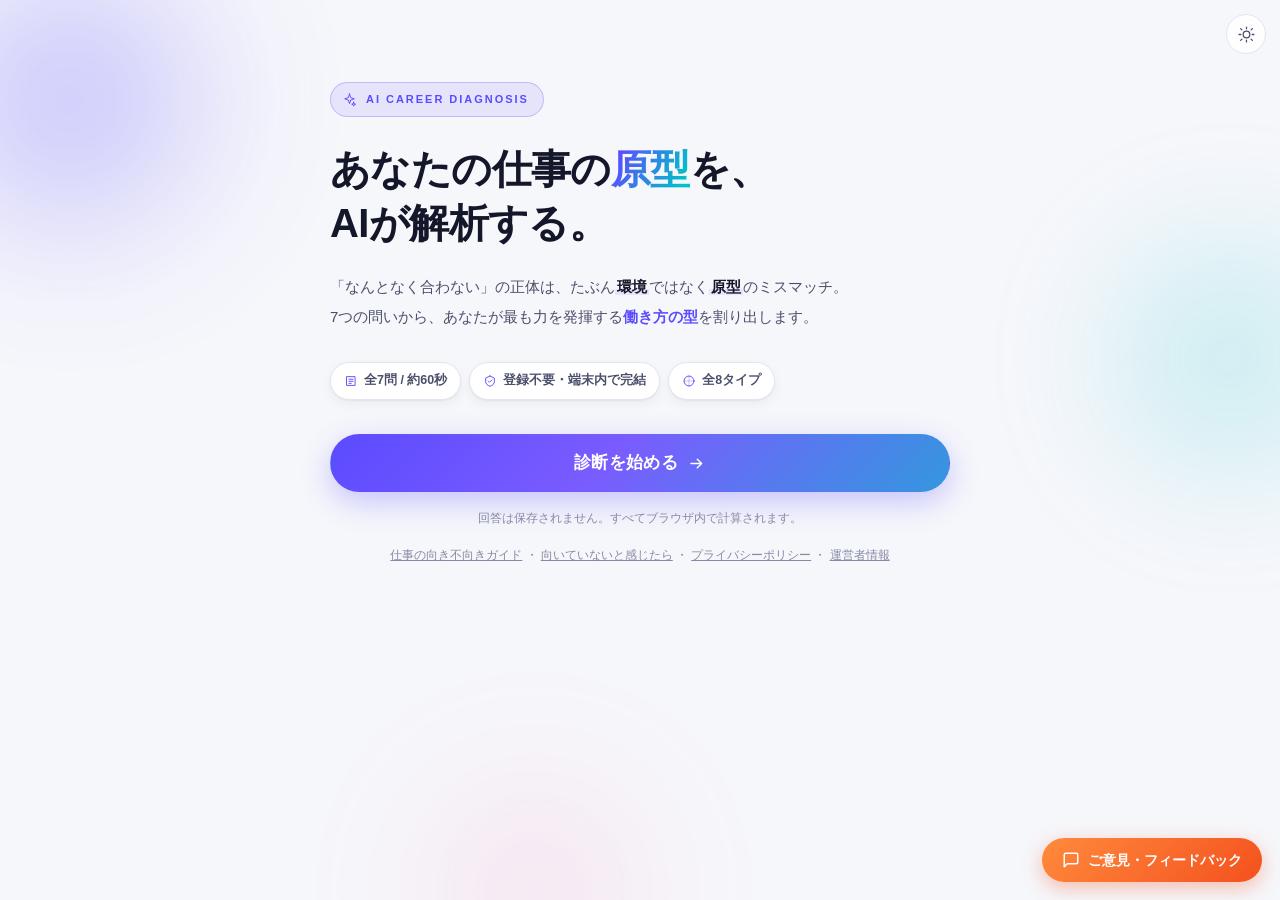
<file: index.html>
<!DOCTYPE html>
<html lang="ja" data-theme="light">
<head>
<meta charset="UTF-8">
<meta name="viewport" content="width=device-width, initial-scale=1.0, viewport-fit=cover">
<title>AI仕事タイプ診断 | あなたの中に眠る「働き方の原型」</title>
<meta name="description" content="7つの質問から、あなたの仕事の「原型」をAIが解析。8タイプの中から、強みと、伸ばし方と、向いている環境を診断します。">
<meta name="theme-color" content="#0d0f1a">
<meta property="og:title" content="AI仕事タイプ診断">
<meta property="og:description" content="7つの質問から、あなたの仕事の「原型」を解析。全8タイプ。">
<meta property="og:type" content="website">
<meta property="og:url" content="https://www.reveriel.com/ai-diagnosis/">
<meta property="og:image" content="https://www.reveriel.com/ai-diagnosis/og-image.png">
<meta property="og:image:width" content="1200">
<meta property="og:image:height" content="630">
<meta name="twitter:card" content="summary_large_image">
<meta name="twitter:image" content="https://www.reveriel.com/ai-diagnosis/og-image.png">
<link rel="canonical" href="https://www.reveriel.com/ai-diagnosis/">
<script type="application/ld+json">{"@context":"https://schema.org","@graph":[{"@type":"WebApplication","name":"AI仕事タイプ診断","url":"https://www.reveriel.com/ai-diagnosis/","applicationCategory":"LifestyleApplication","operatingSystem":"Web","inLanguage":"ja","isAccessibleForFree":true,"offers":{"@type":"Offer","price":"0","priceCurrency":"JPY"},"description":"7つの質問から、あなたの仕事の「原型」をAIが解析し、強み・伸ばし方・向いている環境を診断する無料ツール。"}]}</script>
<link rel="stylesheet" href="style.css">
<!-- Cloudflare Web Analytics --><script type='module' src='https://static.cloudflareinsights.com/beacon.min.js' data-cf-beacon='{"token": "6fc01bf3ac5e457ba1bd16b91e5b653e"}'></script><!-- End Cloudflare Web Analytics -->
</head>
<body>

<div class="bg-orbs" aria-hidden="true">
  <span class="orb orb-1"></span>
  <span class="orb orb-2"></span>
  <span class="orb orb-3"></span>
</div>

<button class="theme-toggle" id="themeToggle" type="button" aria-label="表示テーマを切り替える">
  <svg class="icon-sun" viewBox="0 0 24 24" fill="none" stroke="currentColor" stroke-width="1.6" stroke-linecap="round">
    <circle cx="12" cy="12" r="4.2"/>
    <path d="M12 2.6v2.2M12 19.2v2.2M4.6 4.6l1.6 1.6M17.8 17.8l1.6 1.6M2.6 12h2.2M19.2 12h2.2M4.6 19.4l1.6-1.6M17.8 6.2l1.6-1.6"/>
  </svg>
  <svg class="icon-moon" viewBox="0 0 24 24" fill="none" stroke="currentColor" stroke-width="1.6" stroke-linecap="round" stroke-linejoin="round">
    <path d="M20.5 14.6A8.6 8.6 0 1 1 9.4 3.5a6.9 6.9 0 0 0 11.1 11.1Z"/>
  </svg>
</button>

<main class="app" id="app">

  <!-- ══════════ 1. INTRO ══════════ -->
  <section class="screen is-active" id="screen-intro">
    <div class="intro">
      <div class="brand">
        <svg viewBox="0 0 24 24" fill="none" stroke="currentColor" stroke-width="1.5" stroke-linecap="round" stroke-linejoin="round" class="brand-mark">
          <path d="M12 3.2 13.9 9l5.8 1.9-5.8 1.9L12 18.6 10.1 12.8 4.3 10.9 10.1 9 12 3.2Z"/>
          <path d="M18.6 16.4l.8 2.3 2.3.8-2.3.8-.8 2.3-.8-2.3-2.3-.8 2.3-.8.8-2.3Z"/>
        </svg>
        <span>AI CAREER DIAGNOSIS</span>
      </div>

      <h1 class="intro-title">
        あなたの仕事の<em>原型</em>を、<br>AIが解析する。
      </h1>

      <p class="intro-hook">
        「なんとなく合わない」の正体は、たぶん<span class="hl">環境</span>ではなく<span class="hl">原型</span>のミスマッチ。<br>
        7つの問いから、あなたが最も力を発揮する<strong>働き方の型</strong>を割り出します。
      </p>

      <ul class="intro-meta">
        <li>
          <svg viewBox="0 0 24 24" fill="none" stroke="currentColor" stroke-width="1.6" stroke-linecap="round" stroke-linejoin="round"><path d="M5 4.5h14v15H5z"/><path d="M8.5 9h7M8.5 12.5h7M8.5 16h4"/></svg>
          全7問 / 約60秒
        </li>
        <li>
          <svg viewBox="0 0 24 24" fill="none" stroke="currentColor" stroke-width="1.6" stroke-linecap="round" stroke-linejoin="round"><path d="M12 3.5 4.5 7v5.5c0 4.3 3 7.3 7.5 8.5 4.5-1.2 7.5-4.2 7.5-8.5V7L12 3.5Z"/><path d="m9 12 2.2 2.2L15.4 10"/></svg>
          登録不要・端末内で完結
        </li>
        <li>
          <svg viewBox="0 0 24 24" fill="none" stroke="currentColor" stroke-width="1.6" stroke-linecap="round" stroke-linejoin="round"><path d="M12 3v18M3 12h18" opacity=".35"/><circle cx="12" cy="12" r="8.5"/></svg>
          全8タイプ
        </li>
      </ul>

      <button class="btn btn-primary btn-lg" id="startBtn" type="button">
        <span>診断を始める</span>
        <svg viewBox="0 0 24 24" fill="none" stroke="currentColor" stroke-width="1.8" stroke-linecap="round" stroke-linejoin="round"><path d="M5 12h13M13 6.5 18.5 12 13 17.5"/></svg>
      </button>

      <p class="intro-note">回答は保存されません。すべてブラウザ内で計算されます。</p>

      <p class="intro-legal" style="margin-top:16px;font-size:11.5px;line-height:2;text-align:center;color:var(--text-3);">
        <a href="shigoto-muki-fumuki.html" style="color:inherit;">仕事の向き不向きガイド</a> ・
        <a href="shigoto-muiteinai.html" style="color:inherit;">向いていないと感じたら</a> ・
        <a href="privacy.html" style="color:inherit;">プライバシーポリシー</a> ・
        <a href="company.html" style="color:inherit;">運営者情報</a>
      </p>
    </div>
  </section>

  <!-- ══════════ 2. QUIZ ══════════ -->
  <section class="screen" id="screen-quiz">
    <header class="quiz-head">
      <button class="btn-icon" id="backBtn" type="button" aria-label="前の質問に戻る">
        <svg viewBox="0 0 24 24" fill="none" stroke="currentColor" stroke-width="1.8" stroke-linecap="round" stroke-linejoin="round"><path d="M19 12H6M11 6.5 5.5 12 11 17.5"/></svg>
      </button>
      <div class="progress" role="progressbar" aria-valuemin="0" aria-valuemax="100" aria-valuenow="0" id="progressBar">
        <div class="progress-fill" id="progressFill"></div>
      </div>
      <span class="quiz-count" id="quizCount">1 / 7</span>
    </header>

    <div class="quiz-body">
      <p class="quiz-eyebrow" id="quizEyebrow">QUESTION 01</p>
      <h2 class="quiz-question" id="quizQuestion"></h2>
      <div class="options" id="options"></div>
    </div>
  </section>

  <!-- ══════════ 3. ANALYZING ══════════ -->
  <section class="screen" id="screen-analyzing">
    <div class="analyzing">
      <div class="analyzer">
        <svg class="analyzer-ring" viewBox="0 0 120 120">
          <circle class="ring-track" cx="60" cy="60" r="52"/>
          <circle class="ring-arc" cx="60" cy="60" r="52" id="ringArc"/>
        </svg>
        <div class="analyzer-core">
          <svg viewBox="0 0 24 24" fill="none" stroke="currentColor" stroke-width="1.4" stroke-linecap="round" stroke-linejoin="round">
            <path d="M12 3.2 13.9 9l5.8 1.9-5.8 1.9L12 18.6 10.1 12.8 4.3 10.9 10.1 9 12 3.2Z"/>
          </svg>
          <span id="analyzePct">0%</span>
        </div>
      </div>

      <p class="analyzing-title">解析中</p>
      <div class="analyzing-log" id="analyzingLog"></div>
      <div class="wave" aria-hidden="true"><span></span><span></span><span></span><span></span><span></span></div>
    </div>
  </section>

  <!-- ══════════ 4. RESULT ══════════ -->
  <section class="screen" id="screen-result">
    <div class="result-wrap">

      <p class="result-eyebrow">ANALYSIS COMPLETE</p>

      <!-- ▼ screenshot target (share card) ▼ -->
      <div class="result-card" id="resultCard">
        <div class="card-glow" aria-hidden="true"></div>
        <div class="card-grid" aria-hidden="true"></div>

        <div class="card-top">
          <span class="card-brand">AI CAREER DIAGNOSIS</span>
          <span class="card-date" id="cardDate"></span>
        </div>

        <div class="card-main">
          <div class="card-type">
            <p class="card-type-en" id="typeEn">PIONEER</p>
            <h2 class="card-type-jp" id="typeJp">先駆者</h2>
            <p class="card-catch" id="typeCatch"></p>
          </div>

          <div class="radar-wrap">
            <svg class="radar" id="radar" viewBox="0 0 240 240" aria-label="4指標のレーダーチャート"></svg>
          </div>
        </div>

        <div class="card-traits" id="typeTags"></div>

        <p class="card-hybrid" id="hybridNote" hidden></p>

        <div class="card-foot">
          <span class="card-foot-line"></span>
          <span class="card-foot-text">あなたの仕事の原型 / 全8タイプ</span>
        </div>
      </div>
      <!-- ▲ screenshot target ▲ -->

      <p class="save-hint">
        <svg viewBox="0 0 24 24" fill="none" stroke="currentColor" stroke-width="1.6" stroke-linecap="round" stroke-linejoin="round"><path d="M12 15.5V4M8 8l4-4 4 4M5 15v3.5h14V15"/></svg>
        スクリーンショット、または下の「画像を保存」でシェアできます
      </p>

      <div class="result-body">
        <section class="panel">
          <h3 class="panel-title">
            <svg viewBox="0 0 24 24" fill="none" stroke="currentColor" stroke-width="1.6" stroke-linecap="round" stroke-linejoin="round"><circle cx="12" cy="12" r="8.5"/><path d="M12 12V6.5M12 12l4 3"/></svg>
            あなたの分析
          </h3>
          <div class="panel-text" id="analysisText"></div>
        </section>

        <section class="panel">
          <h3 class="panel-title">
            <svg viewBox="0 0 24 24" fill="none" stroke="currentColor" stroke-width="1.6" stroke-linecap="round" stroke-linejoin="round"><path d="M4 19V5M4 19h16"/><path d="M8 19v-6M12.5 19V8M17 19v-9"/></svg>
            4つの指標
          </h3>
          <div class="metrics" id="metrics"></div>
          <p class="metrics-note" id="metricsNote"></p>
        </section>

        <section class="panel">
          <h3 class="panel-title">
            <svg viewBox="0 0 24 24" fill="none" stroke="currentColor" stroke-width="1.6" stroke-linecap="round" stroke-linejoin="round"><path d="M12 3.5c3.6 0 6.5 2.7 6.5 6 0 4.2-4.3 6-6.5 11-2.2-5-6.5-6.8-6.5-11 0-3.3 2.9-6 6.5-6Z"/><circle cx="12" cy="9.5" r="2"/></svg>
            向いている環境
          </h3>
          <ul class="env-list" id="envList"></ul>
        </section>

        <section class="panel panel-accent">
          <h3 class="panel-title">
            <svg viewBox="0 0 24 24" fill="none" stroke="currentColor" stroke-width="1.6" stroke-linecap="round" stroke-linejoin="round"><path d="M9.5 17.5h5M10 21h4"/><path d="M12 3a6 6 0 0 0-3.5 10.9V17h7v-3.1A6 6 0 0 0 12 3Z"/></svg>
            AIからのアドバイス
          </h3>
          <p class="panel-text" id="adviceText"></p>
        </section>

        <section class="panel panel-muted">
          <h3 class="panel-title">
            <svg viewBox="0 0 24 24" fill="none" stroke="currentColor" stroke-width="1.6" stroke-linecap="round" stroke-linejoin="round"><circle cx="12" cy="12" r="8.5"/><path d="M9.2 9.4c.3-1.2 1.4-2 2.8-2 1.5 0 2.7 1 2.7 2.3 0 1.9-2.7 2-2.7 3.6"/><path d="M12 17.2h.01"/></svg>
            相性のよいタイプ
          </h3>
          <div class="affinity" id="affinityList"></div>
        </section>
      </div>

      <section class="share-block" id="shareBlock">
        <p class="share-block-title">
          <svg viewBox="0 0 24 24" fill="none" stroke="currentColor" stroke-width="1.7" stroke-linecap="round" stroke-linejoin="round"><circle cx="18" cy="5.5" r="2.6"/><circle cx="6" cy="12" r="2.6"/><circle cx="18" cy="18.5" r="2.6"/><path d="M8.3 10.8 15.7 6.7M8.3 13.2l7.4 4.1"/></svg>
          この結果をシェアする
        </p>

        <div class="share-row">
          <button class="btn share-btn share-x" id="shareXBtn" type="button" aria-label="Xでシェア">
            <svg class="share-logo" viewBox="0 0 24 24" fill="currentColor" aria-hidden="true"><path d="M17.53 3h3.24l-7.08 8.09L22 21h-6.52l-5.11-6.68L4.53 21H1.29l7.57-8.66L1.6 3h6.69l4.62 6.1L17.53 3Zm-1.14 16.06h1.8L7.7 4.85H5.77l10.62 14.21Z"/></svg>
            <span>Xでシェア</span>
          </button>

          <button class="btn share-btn share-line" id="shareLineBtn" type="button" aria-label="LINEで送る">
            <svg class="share-logo" viewBox="0 0 24 24" fill="currentColor" aria-hidden="true"><path d="M12 3C6.9 3 2.8 6.4 2.8 10.6c0 3.77 3.35 6.93 7.88 7.53.31.07.73.2.83.47.1.24.06.62.03.87l-.13.83c-.04.24-.19.94.82.51 1.01-.42 5.44-3.2 7.42-5.48 1.37-1.47 2.13-2.96 2.13-4.73C21.78 6.4 17.1 3 12 3Z"/></svg>
            <span>LINEで送る</span>
          </button>

          <button class="btn share-btn share-copy" id="shareCopyBtn" type="button" aria-label="リンクをコピー">
            <svg class="share-logo" viewBox="0 0 24 24" fill="none" stroke="currentColor" stroke-width="1.8" stroke-linecap="round" stroke-linejoin="round" aria-hidden="true"><path d="M10.2 13.7a3.6 3.6 0 0 0 5.1 0l2.9-2.9a3.6 3.6 0 0 0-5.1-5.1l-1.4 1.4"/><path d="M13.8 10.3a3.6 3.6 0 0 0-5.1 0l-2.9 2.9a3.6 3.6 0 0 0 5.1 5.1l1.4-1.4"/></svg>
            <span>リンクをコピー</span>
          </button>
        </div>

        <p class="share-url" id="shareUrlText"></p>
      </section>

      <div class="actions">
        <button class="btn btn-primary" id="shareBtn" type="button">
          <svg viewBox="0 0 24 24" fill="none" stroke="currentColor" stroke-width="1.7" stroke-linecap="round" stroke-linejoin="round"><path d="M12 15.5V3.5M8 7l4-3.5L16 7"/><path d="M5 13.5V19a1.5 1.5 0 0 0 1.5 1.5h11A1.5 1.5 0 0 0 19 19v-5.5"/></svg>
          <span id="shareLabel">結果を共有</span>
        </button>
        <button class="btn btn-ghost" id="saveBtn" type="button">
          <svg viewBox="0 0 24 24" fill="none" stroke="currentColor" stroke-width="1.7" stroke-linecap="round" stroke-linejoin="round"><path d="M12 3.5v11M8 10.5l4 4 4-4"/><path d="M4.5 17.5V19a1.5 1.5 0 0 0 1.5 1.5h12a1.5 1.5 0 0 0 1.5-1.5v-1.5"/></svg>
          画像を保存
        </button>
        <button class="btn btn-ghost" id="retryBtn" type="button">
          <svg viewBox="0 0 24 24" fill="none" stroke="currentColor" stroke-width="1.7" stroke-linecap="round" stroke-linejoin="round"><path d="M20 12a8 8 0 1 1-2.4-5.7"/><path d="M20 4v4.5h-4.5"/></svg>
          もう一度
        </button>
      </div>

      <p class="disclaimer">この診断は娯楽を目的としたもので、医学的・心理学的な評価ではありません。</p>

      <footer class="site-footer" style="flex-direction:column;gap:8px;">
        <a class="footer-link" href="https://docs.google.com/forms/d/e/1FAIpQLSfHGUfgAlViT3TFiVtJi_EpJ4ioUpd9oGyaJ7rehEV-gBH_PA/viewform?usp=pp_url&amp;entry.1745177199=AI%E4%BB%95%E4%BA%8B%E3%82%BF%E3%82%A4%E3%83%97%E8%A8%BA%E6%96%AD" target="_blank" rel="noopener noreferrer">
          <svg viewBox="0 0 24 24" fill="none" stroke="currentColor" stroke-width="1.7" stroke-linecap="round" stroke-linejoin="round"><path d="M4 5.5h16v13H4z"/><path d="m4.5 6.5 7.5 6 7.5-6"/></svg>
          ご意見・フィードバック
        </a>
        <p style="font-size:12.5px;opacity:.75;text-align:center;"><a href="privacy.html">プライバシーポリシー</a> ・ <a href="company.html">運営者情報</a> ・ <a href="shigoto-muki-fumuki.html">仕事の向き不向きガイド</a> ・ <a href="shigoto-muiteinai.html">仕事が向いていないと感じたら</a></p>
        <p style="font-size:12.5px;opacity:.75;text-align:center;">関連ツール：<a href="https://www.reveriel.com/web-game/">2048</a> ・ <a href="https://www.reveriel.com/life-cost-tracker/">生活費トラッカー</a> ・ <a href="https://www.reveriel.com/image-compressor/">画像圧縮</a></p>
      </footer>
    </div>
  </section>

</main>

<div class="toast" id="toast" role="status" aria-live="polite"></div>

<script src="script.js"></script>
<!-- フィードバックFAB（右下固定・常時表示） -->
<a href="https://docs.google.com/forms/d/e/1FAIpQLSfHGUfgAlViT3TFiVtJi_EpJ4ioUpd9oGyaJ7rehEV-gBH_PA/viewform?usp=pp_url&amp;entry.1745177199=AI%E4%BB%95%E4%BA%8B%E3%82%BF%E3%82%A4%E3%83%97%E8%A8%BA%E6%96%AD" target="_blank" rel="noopener" class="feedback-fab" aria-label="ご意見・フィードバックを送る">
  <svg viewBox="0 0 24 24" fill="none" stroke="currentColor" stroke-width="2" stroke-linecap="round" stroke-linejoin="round" aria-hidden="true"><path d="M21 15a2 2 0 0 1-2 2H7l-4 4V5a2 2 0 0 1 2-2h14a2 2 0 0 1 2 2z"/></svg>
  <span>ご意見・フィードバック</span>
</a>
</body>
</html>
</file>
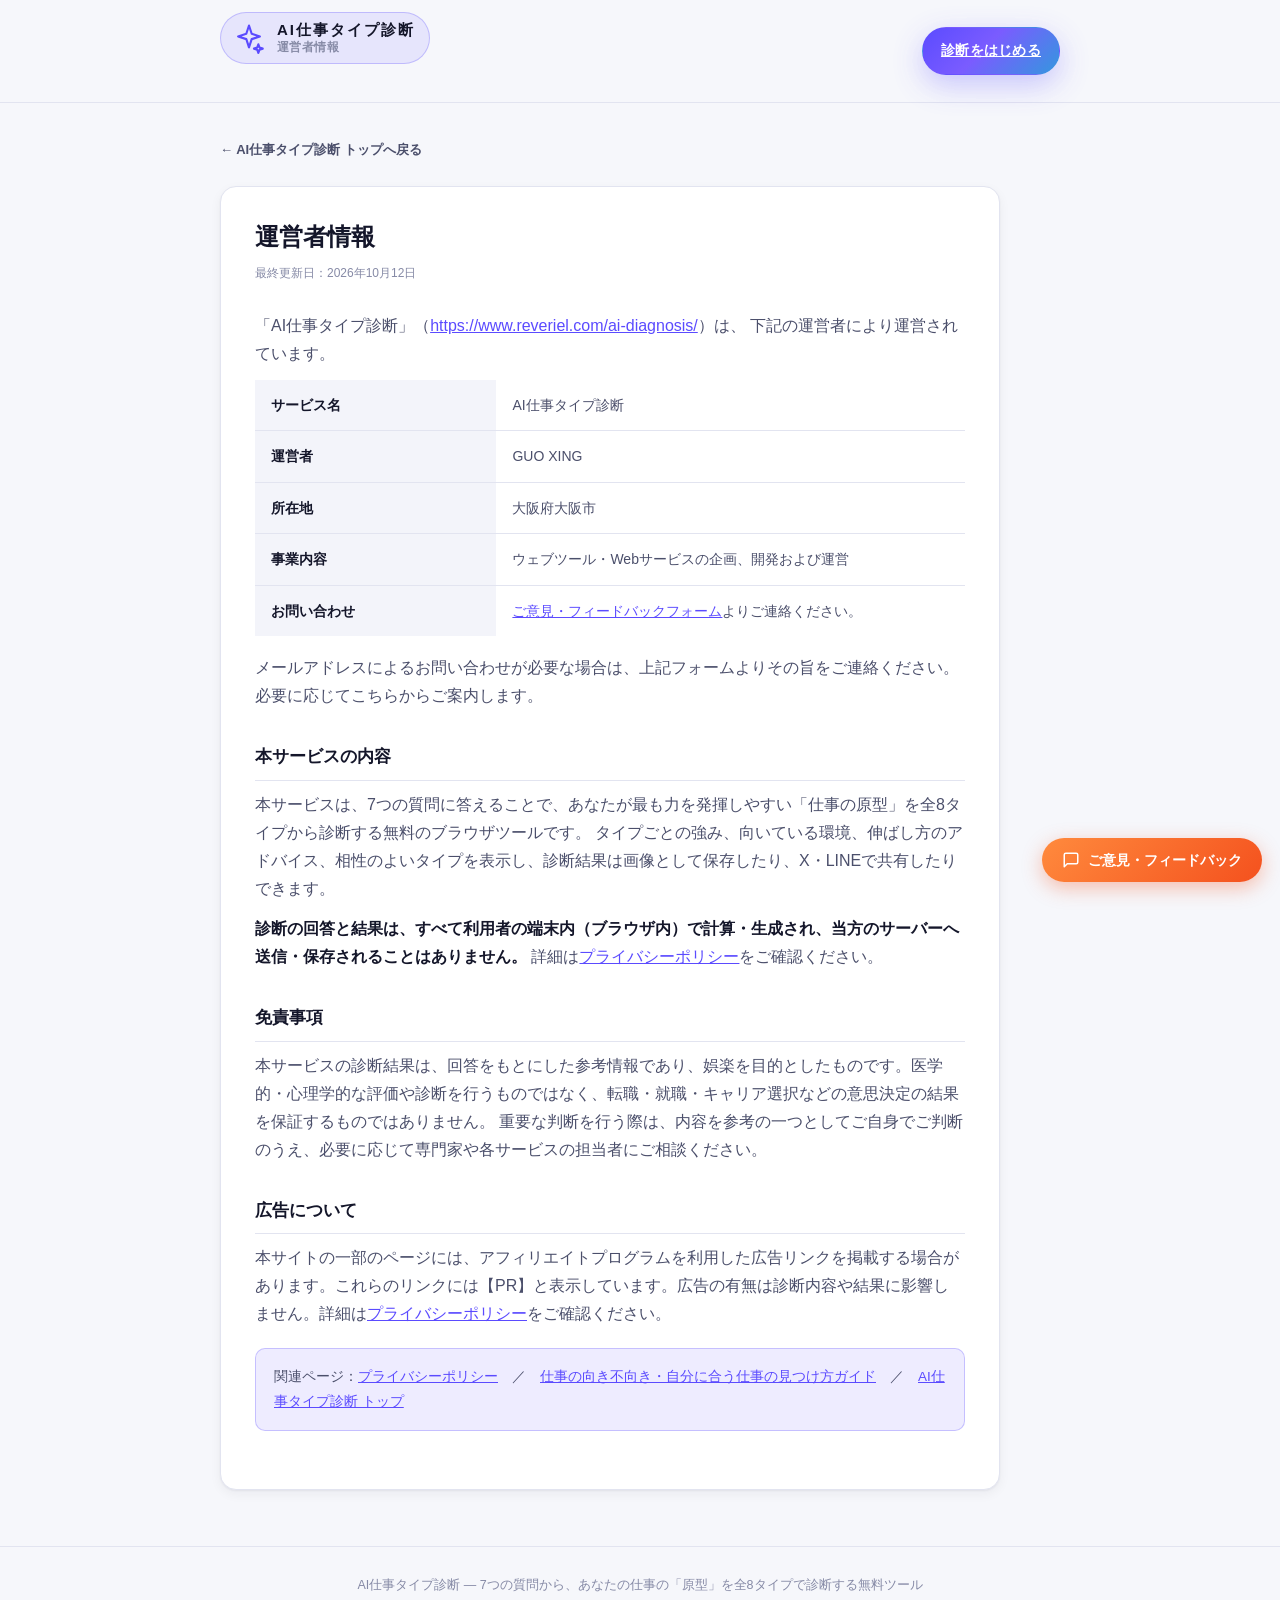
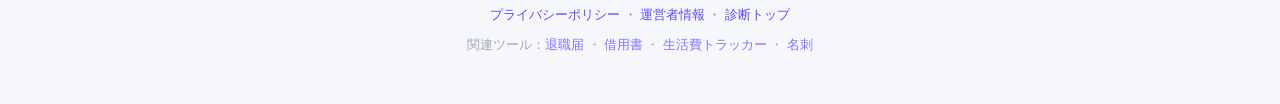
<file: company.html>
<!DOCTYPE html>
<html lang="ja" data-theme="light">
<head>
<meta charset="UTF-8">
<meta name="viewport" content="width=device-width, initial-scale=1">
<title>運営者情報｜AI仕事タイプ診断</title>
<meta name="description" content="AI仕事タイプ診断の運営者情報です。運営者、所在地、事業内容、お問い合わせ方法を掲載しています。">
<meta name="robots" content="index, follow">
<link rel="canonical" href="https://www.reveriel.com/ai-diagnosis/company.html">
<meta property="og:type" content="website">
<meta property="og:title" content="運営者情報｜AI仕事タイプ診断">
<meta property="og:description" content="AI仕事タイプ診断の運営者情報（運営者・所在地・事業内容・お問い合わせ方法）。">
<meta property="og:locale" content="ja_JP">
<meta property="og:url" content="https://www.reveriel.com/ai-diagnosis/company.html">
<meta property="og:image" content="https://www.reveriel.com/ai-diagnosis/og-image.png">
<meta name="twitter:card" content="summary_large_image">
<meta name="twitter:image" content="https://www.reveriel.com/ai-diagnosis/og-image.png">
<link rel="stylesheet" href="style.css">
<link rel="stylesheet" href="guide.css">
<!-- Cloudflare Web Analytics --><script type='module' src='https://static.cloudflareinsights.com/beacon.min.js' data-cf-beacon='{"token": "6fc01bf3ac5e457ba1bd16b91e5b653e"}'></script><!-- End Cloudflare Web Analytics -->
</head>
<body>

<header class="site-header no-print">
  <div class="wrap header-inner">
    <a class="brand" href="https://www.reveriel.com/ai-diagnosis/" style="text-decoration:none;color:inherit;">
      <svg class="brand-mark" viewBox="0 0 24 24" fill="none" stroke="currentColor" stroke-width="1.5" stroke-linecap="round" stroke-linejoin="round" aria-hidden="true">
        <path d="M12 3.2 13.9 9l5.8 1.9-5.8 1.9L12 18.6 10.1 12.8 4.3 10.9 10.1 9 12 3.2Z"/>
        <path d="M18.6 16.4l.8 2.3 2.3.8-2.3.8-.8 2.3-.8-2.3-2.3-.8 2.3-.8.8-2.3Z"/>
      </svg>
      <div class="brand-text">
        <strong>AI仕事タイプ診断</strong>
        <span>運営者情報</span>
      </div>
    </a>
    <div class="header-actions">
      <a class="btn btn-primary" href="https://www.reveriel.com/ai-diagnosis/">診断をはじめる</a>
    </div>
  </div>
</header>

<main class="wrap">
  <section class="legal-page">
    <a class="legal-back" href="https://www.reveriel.com/ai-diagnosis/">← AI仕事タイプ診断 トップへ戻る</a>

    <article class="legal">
      <h1>運営者情報</h1>
      <p class="legal-meta">最終更新日：2026年10月12日</p>

      <p>
        「AI仕事タイプ診断」（<a href="https://www.reveriel.com/ai-diagnosis/">https://www.reveriel.com/ai-diagnosis/</a>）は、
        下記の運営者により運営されています。
      </p>

      <table class="legal-table">
        <tbody>
          <tr>
            <th>サービス名</th>
            <td>AI仕事タイプ診断</td>
          </tr>
          <tr>
            <th>運営者</th>
            <td>GUO XING</td>
          </tr>
          <tr>
            <th>所在地</th>
            <td>大阪府大阪市</td>
          </tr>
          <tr>
            <th>事業内容</th>
            <td>ウェブツール・Webサービスの企画、開発および運営</td>
          </tr>
          <tr>
            <th>お問い合わせ</th>
            <td>
              <a href="https://docs.google.com/forms/d/e/1FAIpQLSfHGUfgAlViT3TFiVtJi_EpJ4ioUpd9oGyaJ7rehEV-gBH_PA/viewform?usp=pp_url&amp;entry.1745177199=AI%E4%BB%95%E4%BA%8B%E3%82%BF%E3%82%A4%E3%83%97%E8%A8%BA%E6%96%AD" target="_blank" rel="noopener">ご意見・フィードバックフォーム</a>よりご連絡ください。
            </td>
          </tr>
        </tbody>
      </table>

      <p>
        メールアドレスによるお問い合わせが必要な場合は、上記フォームよりその旨をご連絡ください。必要に応じてこちらからご案内します。
      </p>

      <h2>本サービスの内容</h2>
      <p>
        本サービスは、7つの質問に答えることで、あなたが最も力を発揮しやすい「仕事の原型」を全8タイプから診断する無料のブラウザツールです。
        タイプごとの強み、向いている環境、伸ばし方のアドバイス、相性のよいタイプを表示し、診断結果は画像として保存したり、X・LINEで共有したりできます。
      </p>
      <p>
        <strong>診断の回答と結果は、すべて利用者の端末内（ブラウザ内）で計算・生成され、当方のサーバーへ送信・保存されることはありません。</strong>
        詳細は<a href="privacy.html">プライバシーポリシー</a>をご確認ください。
      </p>

      <h2>免責事項</h2>
      <p>
        本サービスの診断結果は、回答をもとにした参考情報であり、娯楽を目的としたものです。医学的・心理学的な評価や診断を行うものではなく、転職・就職・キャリア選択などの意思決定の結果を保証するものではありません。
        重要な判断を行う際は、内容を参考の一つとしてご自身でご判断のうえ、必要に応じて専門家や各サービスの担当者にご相談ください。
      </p>

      <h2>広告について</h2>
      <p>
        本サイトの一部のページには、アフィリエイトプログラムを利用した広告リンクを掲載する場合があります。これらのリンクには【PR】と表示しています。広告の有無は診断内容や結果に影響しません。詳細は<a href="privacy.html">プライバシーポリシー</a>をご確認ください。
      </p>

      <div class="legal-note-box">
        関連ページ：<a href="privacy.html">プライバシーポリシー</a>　／　<a href="shigoto-muki-fumuki.html">仕事の向き不向き・自分に合う仕事の見つけ方ガイド</a>　／　<a href="https://www.reveriel.com/ai-diagnosis/">AI仕事タイプ診断 トップ</a>
      </div>
    </article>
  </section>
</main>

<footer class="site-footer no-print">
  <div class="wrap">
    <p>AI仕事タイプ診断 — 7つの質問から、あなたの仕事の「原型」を全8タイプで診断する無料ツール</p>
    <p class="footer-links"><a href="privacy.html">プライバシーポリシー</a> ・ <a href="company.html">運営者情報</a> ・ <a href="https://www.reveriel.com/ai-diagnosis/">診断トップ</a></p>
    <p style="margin-top:8px;font-size:12.5px;opacity:.75;">関連ツール：<a href="https://www.reveriel.com/taishoku-form/">退職届</a> ・ <a href="https://www.reveriel.com/shakuyo-contract/">借用書</a> ・ <a href="https://www.reveriel.com/life-cost-tracker/">生活費トラッカー</a> ・ <a href="https://www.reveriel.com/meishi-generator/">名刺</a></p>
  </div>
</footer>

<!-- フィードバックFAB（右下固定） -->
<a href="https://docs.google.com/forms/d/e/1FAIpQLSfHGUfgAlViT3TFiVtJi_EpJ4ioUpd9oGyaJ7rehEV-gBH_PA/viewform?usp=pp_url&amp;entry.1745177199=AI%E4%BB%95%E4%BA%8B%E3%82%BF%E3%82%A4%E3%83%97%E8%A8%BA%E6%96%AD" target="_blank" rel="noopener" class="feedback-fab" aria-label="ご意見・フィードバックを送る">
  <svg viewBox="0 0 24 24" fill="none" stroke="currentColor" stroke-width="2" stroke-linecap="round" stroke-linejoin="round" aria-hidden="true"><path d="M21 15a2 2 0 0 1-2 2H7l-4 4V5a2 2 0 0 1 2-2h14a2 2 0 0 1 2 2z"/></svg>
  <span>ご意見・フィードバック</span>
</a>
</body>
</html>
</file>
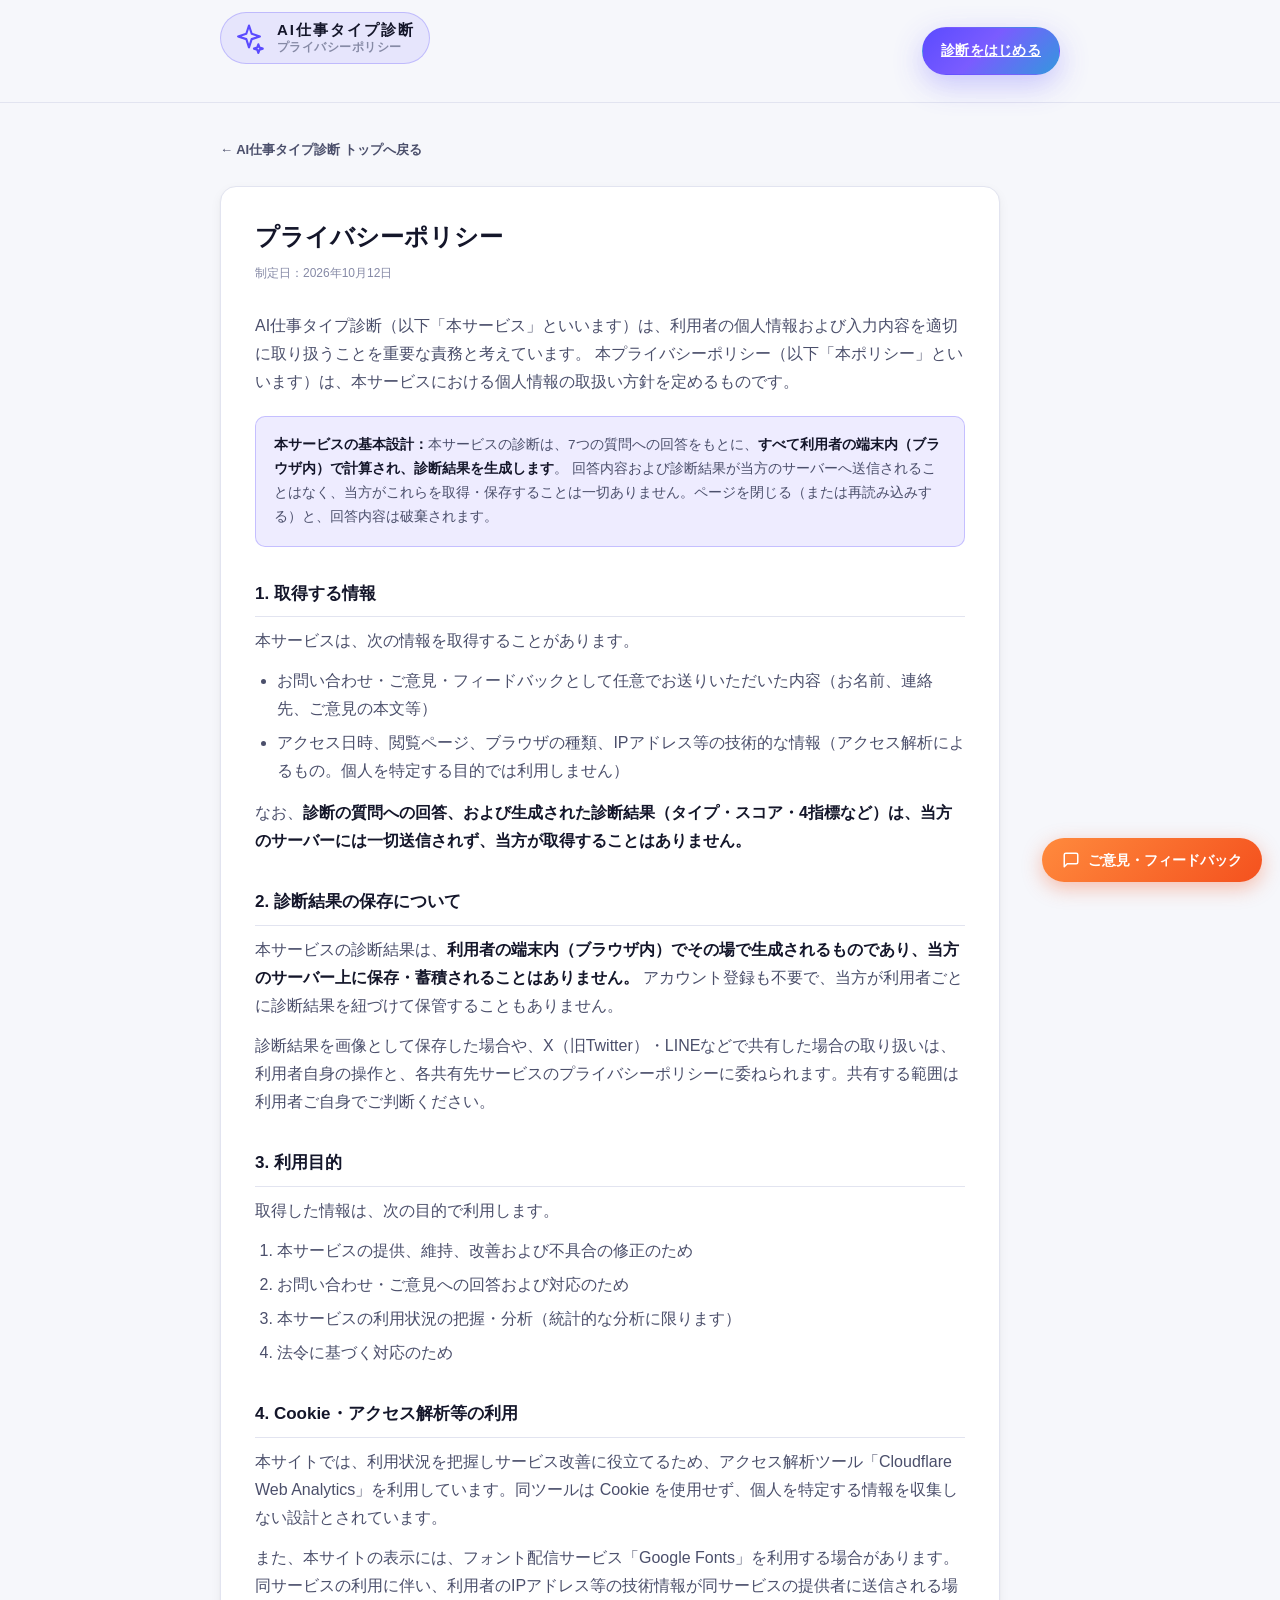
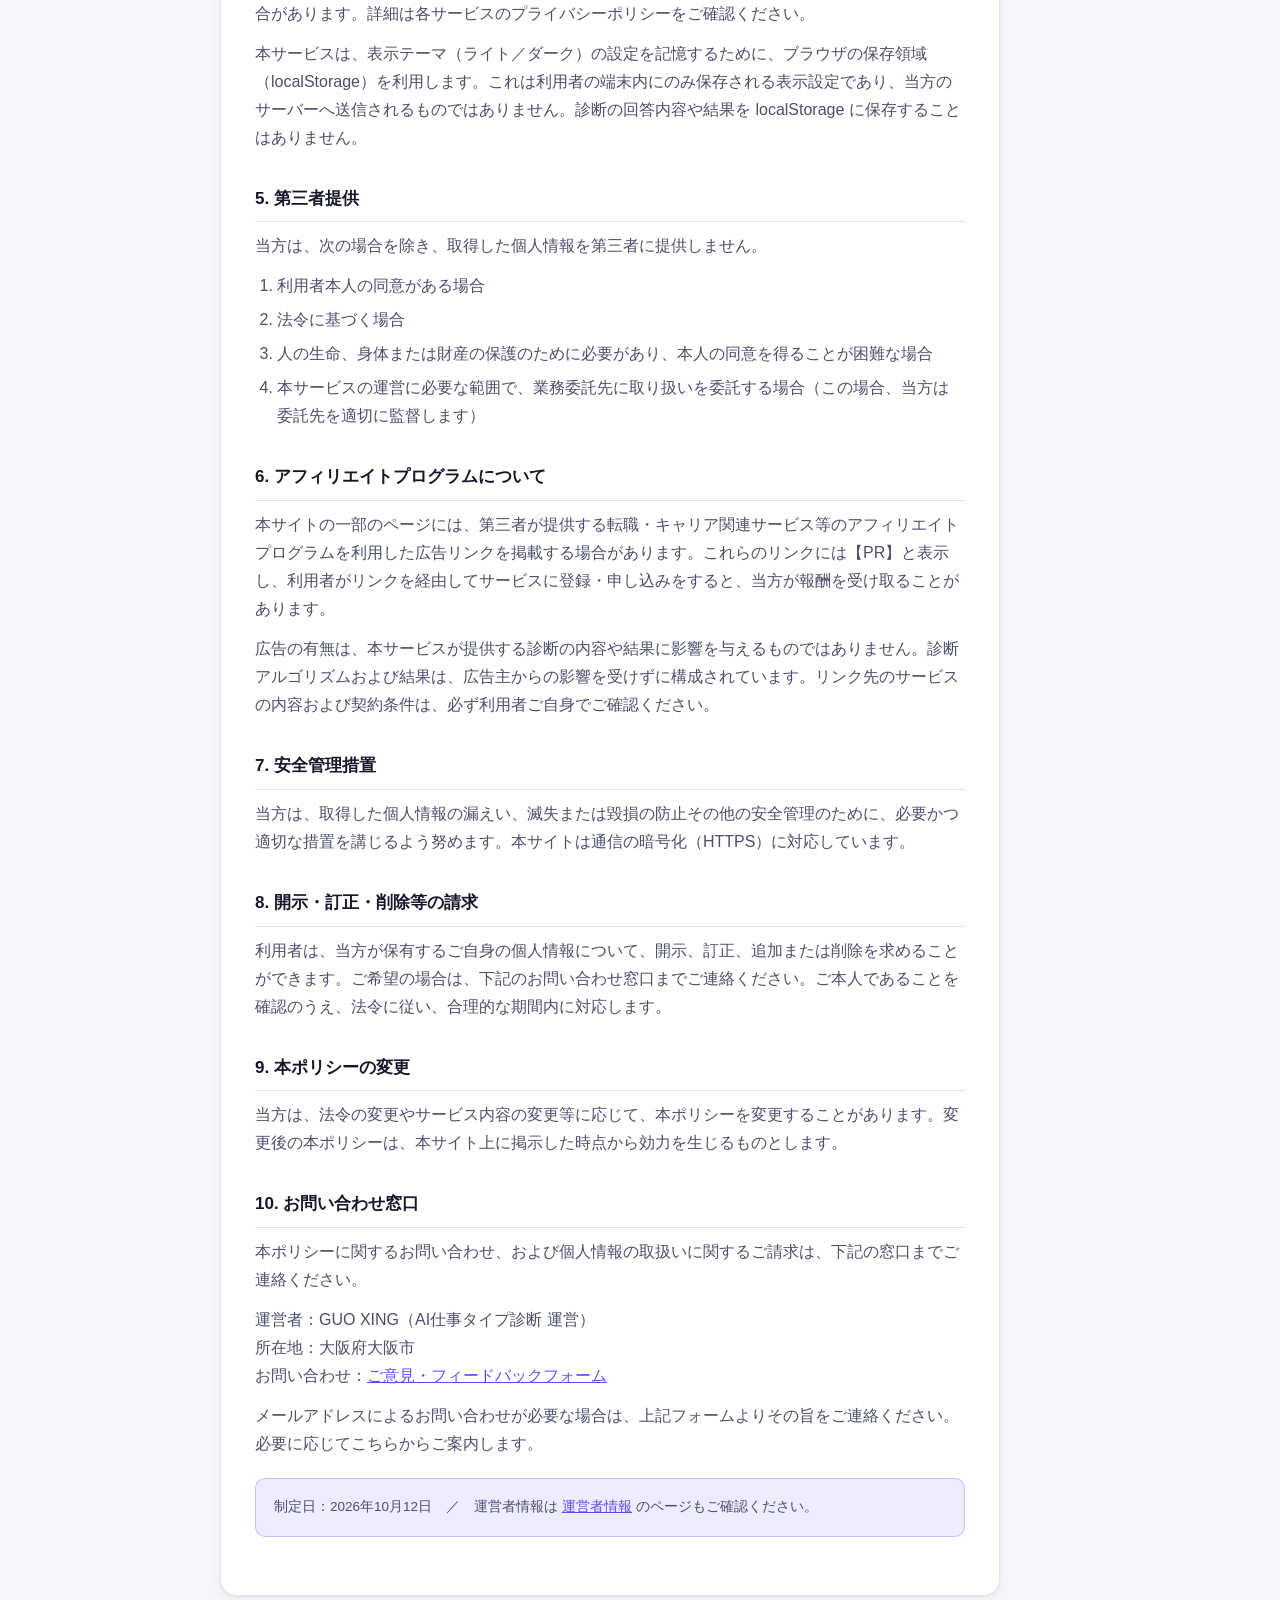
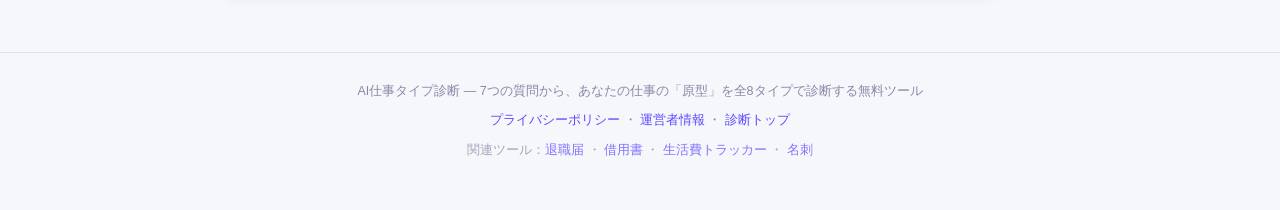
<file: privacy.html>
<!DOCTYPE html>
<html lang="ja" data-theme="light">
<head>
<meta charset="UTF-8">
<meta name="viewport" content="width=device-width, initial-scale=1">
<title>プライバシーポリシー｜AI仕事タイプ診断</title>
<meta name="description" content="AI仕事タイプ診断における個人情報の取扱い方針（プライバシーポリシー）です。診断の回答と結果はサーバーへ送信されず、すべて端末内（ブラウザ内）で生成・計算され、当方が保存することはありません。取得する情報、利用目的、Cookie・外部サービス、第三者提供、お問い合わせ窓口について定めます。">
<meta name="robots" content="index, follow">
<link rel="canonical" href="https://www.reveriel.com/ai-diagnosis/privacy.html">
<meta property="og:type" content="website">
<meta property="og:title" content="プライバシーポリシー｜AI仕事タイプ診断">
<meta property="og:description" content="AI仕事タイプ診断における個人情報の取扱い方針です。診断の回答・結果は端末内でのみ処理され、保存されません。">
<meta property="og:locale" content="ja_JP">
<meta property="og:url" content="https://www.reveriel.com/ai-diagnosis/privacy.html">
<meta property="og:image" content="https://www.reveriel.com/ai-diagnosis/og-image.png">
<meta name="twitter:card" content="summary_large_image">
<meta name="twitter:image" content="https://www.reveriel.com/ai-diagnosis/og-image.png">
<link rel="stylesheet" href="style.css">
<link rel="stylesheet" href="guide.css">
<!-- Cloudflare Web Analytics --><script type='module' src='https://static.cloudflareinsights.com/beacon.min.js' data-cf-beacon='{"token": "6fc01bf3ac5e457ba1bd16b91e5b653e"}'></script><!-- End Cloudflare Web Analytics -->
</head>
<body>

<header class="site-header no-print">
  <div class="wrap header-inner">
    <a class="brand" href="https://www.reveriel.com/ai-diagnosis/" style="text-decoration:none;color:inherit;">
      <svg class="brand-mark" viewBox="0 0 24 24" fill="none" stroke="currentColor" stroke-width="1.5" stroke-linecap="round" stroke-linejoin="round" aria-hidden="true">
        <path d="M12 3.2 13.9 9l5.8 1.9-5.8 1.9L12 18.6 10.1 12.8 4.3 10.9 10.1 9 12 3.2Z"/>
        <path d="M18.6 16.4l.8 2.3 2.3.8-2.3.8-.8 2.3-.8-2.3-2.3-.8 2.3-.8.8-2.3Z"/>
      </svg>
      <div class="brand-text">
        <strong>AI仕事タイプ診断</strong>
        <span>プライバシーポリシー</span>
      </div>
    </a>
    <div class="header-actions">
      <a class="btn btn-primary" href="https://www.reveriel.com/ai-diagnosis/">診断をはじめる</a>
    </div>
  </div>
</header>

<main class="wrap">
  <section class="legal-page">
    <a class="legal-back" href="https://www.reveriel.com/ai-diagnosis/">← AI仕事タイプ診断 トップへ戻る</a>

    <article class="legal">
      <h1>プライバシーポリシー</h1>
      <p class="legal-meta">制定日：2026年10月12日</p>

      <p>
        AI仕事タイプ診断（以下「本サービス」といいます）は、利用者の個人情報および入力内容を適切に取り扱うことを重要な責務と考えています。
        本プライバシーポリシー（以下「本ポリシー」といいます）は、本サービスにおける個人情報の取扱い方針を定めるものです。
      </p>

      <div class="legal-note-box">
        <strong>本サービスの基本設計：</strong>本サービスの診断は、7つの質問への回答をもとに、<strong>すべて利用者の端末内（ブラウザ内）で計算され、診断結果を生成します</strong>。
        回答内容および診断結果が当方のサーバーへ送信されることはなく、当方がこれらを取得・保存することは一切ありません。ページを閉じる（または再読み込みする）と、回答内容は破棄されます。
      </div>

      <h2>1. 取得する情報</h2>
      <p>本サービスは、次の情報を取得することがあります。</p>
      <ul>
        <li>お問い合わせ・ご意見・フィードバックとして任意でお送りいただいた内容（お名前、連絡先、ご意見の本文等）</li>
        <li>アクセス日時、閲覧ページ、ブラウザの種類、IPアドレス等の技術的な情報（アクセス解析によるもの。個人を特定する目的では利用しません）</li>
      </ul>
      <p>
        なお、<strong>診断の質問への回答、および生成された診断結果（タイプ・スコア・4指標など）は、当方のサーバーには一切送信されず、当方が取得することはありません。</strong>
      </p>

      <h2>2. 診断結果の保存について</h2>
      <p>
        本サービスの診断結果は、<strong>利用者の端末内（ブラウザ内）でその場で生成されるものであり、当方のサーバー上に保存・蓄積されることはありません。</strong>
        アカウント登録も不要で、当方が利用者ごとに診断結果を紐づけて保管することもありません。
      </p>
      <p>
        診断結果を画像として保存した場合や、X（旧Twitter）・LINEなどで共有した場合の取り扱いは、利用者自身の操作と、各共有先サービスのプライバシーポリシーに委ねられます。共有する範囲は利用者ご自身でご判断ください。
      </p>

      <h2>3. 利用目的</h2>
      <p>取得した情報は、次の目的で利用します。</p>
      <ol>
        <li>本サービスの提供、維持、改善および不具合の修正のため</li>
        <li>お問い合わせ・ご意見への回答および対応のため</li>
        <li>本サービスの利用状況の把握・分析（統計的な分析に限ります）</li>
        <li>法令に基づく対応のため</li>
      </ol>

      <h2>4. Cookie・アクセス解析等の利用</h2>
      <p>
        本サイトでは、利用状況を把握しサービス改善に役立てるため、アクセス解析ツール「Cloudflare Web Analytics」を利用しています。同ツールは Cookie を使用せず、個人を特定する情報を収集しない設計とされています。
      </p>
      <p>
        また、本サイトの表示には、フォント配信サービス「Google Fonts」を利用する場合があります。同サービスの利用に伴い、利用者のIPアドレス等の技術情報が同サービスの提供者に送信される場合があります。詳細は各サービスのプライバシーポリシーをご確認ください。
      </p>
      <p>
        本サービスは、表示テーマ（ライト／ダーク）の設定を記憶するために、ブラウザの保存領域（localStorage）を利用します。これは利用者の端末内にのみ保存される表示設定であり、当方のサーバーへ送信されるものではありません。診断の回答内容や結果を localStorage に保存することはありません。
      </p>

      <h2>5. 第三者提供</h2>
      <p>当方は、次の場合を除き、取得した個人情報を第三者に提供しません。</p>
      <ol>
        <li>利用者本人の同意がある場合</li>
        <li>法令に基づく場合</li>
        <li>人の生命、身体または財産の保護のために必要があり、本人の同意を得ることが困難な場合</li>
        <li>本サービスの運営に必要な範囲で、業務委託先に取り扱いを委託する場合（この場合、当方は委託先を適切に監督します）</li>
      </ol>

      <h2>6. アフィリエイトプログラムについて</h2>
      <p>
        本サイトの一部のページには、第三者が提供する転職・キャリア関連サービス等のアフィリエイトプログラムを利用した広告リンクを掲載する場合があります。これらのリンクには【PR】と表示し、利用者がリンクを経由してサービスに登録・申し込みをすると、当方が報酬を受け取ることがあります。
      </p>
      <p>
        広告の有無は、本サービスが提供する診断の内容や結果に影響を与えるものではありません。診断アルゴリズムおよび結果は、広告主からの影響を受けずに構成されています。リンク先のサービスの内容および契約条件は、必ず利用者ご自身でご確認ください。
      </p>

      <h2>7. 安全管理措置</h2>
      <p>
        当方は、取得した個人情報の漏えい、滅失または毀損の防止その他の安全管理のために、必要かつ適切な措置を講じるよう努めます。本サイトは通信の暗号化（HTTPS）に対応しています。
      </p>

      <h2>8. 開示・訂正・削除等の請求</h2>
      <p>
        利用者は、当方が保有するご自身の個人情報について、開示、訂正、追加または削除を求めることができます。ご希望の場合は、下記のお問い合わせ窓口までご連絡ください。ご本人であることを確認のうえ、法令に従い、合理的な期間内に対応します。
      </p>

      <h2>9. 本ポリシーの変更</h2>
      <p>
        当方は、法令の変更やサービス内容の変更等に応じて、本ポリシーを変更することがあります。変更後の本ポリシーは、本サイト上に掲示した時点から効力を生じるものとします。
      </p>

      <h2>10. お問い合わせ窓口</h2>
      <p>
        本ポリシーに関するお問い合わせ、および個人情報の取扱いに関するご請求は、下記の窓口までご連絡ください。
      </p>
      <p>
        運営者：GUO XING（AI仕事タイプ診断 運営）<br>
        所在地：大阪府大阪市<br>
        お問い合わせ：<a href="https://docs.google.com/forms/d/e/1FAIpQLSfHGUfgAlViT3TFiVtJi_EpJ4ioUpd9oGyaJ7rehEV-gBH_PA/viewform?usp=pp_url&amp;entry.1745177199=AI%E4%BB%95%E4%BA%8B%E3%82%BF%E3%82%A4%E3%83%97%E8%A8%BA%E6%96%AD" target="_blank" rel="noopener">ご意見・フィードバックフォーム</a>
      </p>
      <p>
        メールアドレスによるお問い合わせが必要な場合は、上記フォームよりその旨をご連絡ください。必要に応じてこちらからご案内します。
      </p>

      <div class="legal-note-box">
        制定日：2026年10月12日　／　運営者情報は <a href="company.html">運営者情報</a> のページもご確認ください。
      </div>
    </article>
  </section>
</main>

<footer class="site-footer no-print">
  <div class="wrap">
    <p>AI仕事タイプ診断 — 7つの質問から、あなたの仕事の「原型」を全8タイプで診断する無料ツール</p>
    <p class="footer-links"><a href="privacy.html">プライバシーポリシー</a> ・ <a href="company.html">運営者情報</a> ・ <a href="https://www.reveriel.com/ai-diagnosis/">診断トップ</a></p>
    <p style="margin-top:8px;font-size:12.5px;opacity:.75;">関連ツール：<a href="https://www.reveriel.com/taishoku-form/">退職届</a> ・ <a href="https://www.reveriel.com/shakuyo-contract/">借用書</a> ・ <a href="https://www.reveriel.com/life-cost-tracker/">生活費トラッカー</a> ・ <a href="https://www.reveriel.com/meishi-generator/">名刺</a></p>
  </div>
</footer>

<!-- フィードバックFAB（右下固定） -->
<a href="https://docs.google.com/forms/d/e/1FAIpQLSfHGUfgAlViT3TFiVtJi_EpJ4ioUpd9oGyaJ7rehEV-gBH_PA/viewform?usp=pp_url&amp;entry.1745177199=AI%E4%BB%95%E4%BA%8B%E3%82%BF%E3%82%A4%E3%83%97%E8%A8%BA%E6%96%AD" target="_blank" rel="noopener" class="feedback-fab" aria-label="ご意見・フィードバックを送る">
  <svg viewBox="0 0 24 24" fill="none" stroke="currentColor" stroke-width="2" stroke-linecap="round" stroke-linejoin="round" aria-hidden="true"><path d="M21 15a2 2 0 0 1-2 2H7l-4 4V5a2 2 0 0 1 2-2h14a2 2 0 0 1 2 2z"/></svg>
  <span>ご意見・フィードバック</span>
</a>
</body>
</html>
</file>
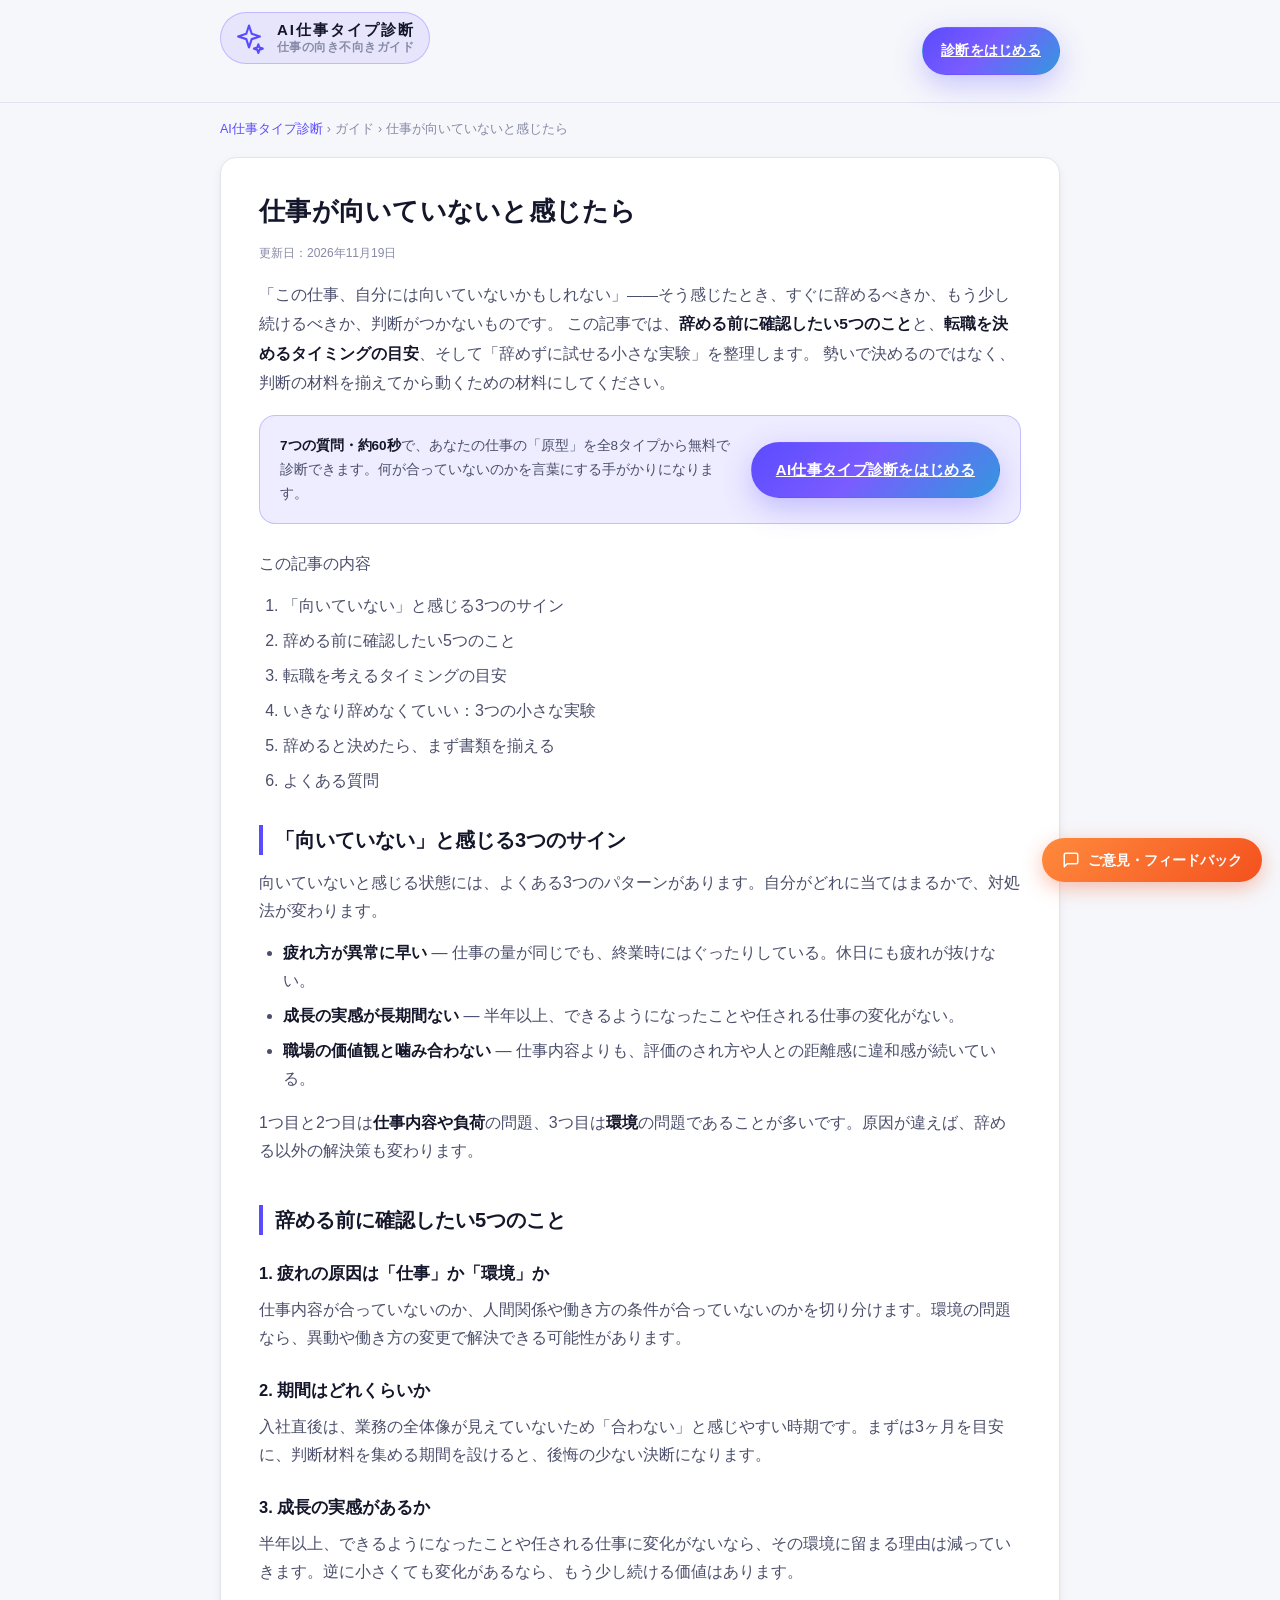
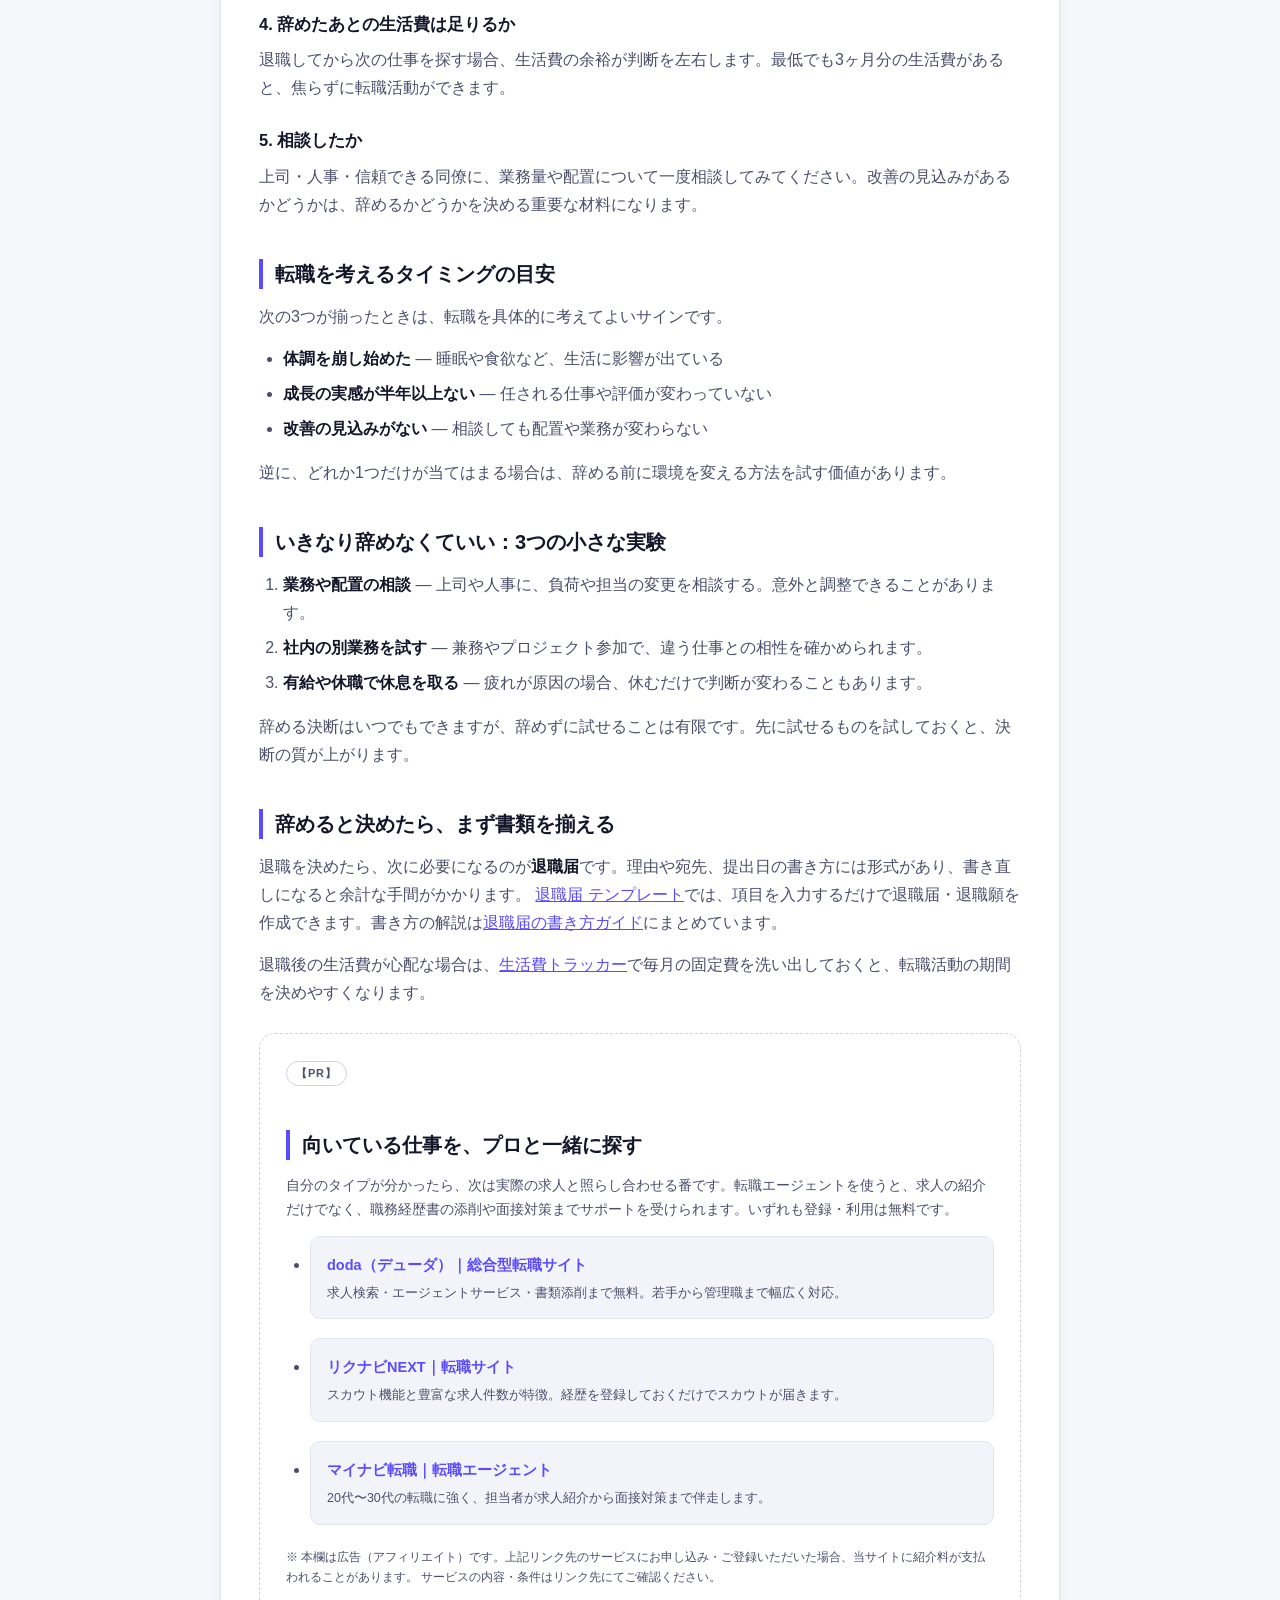
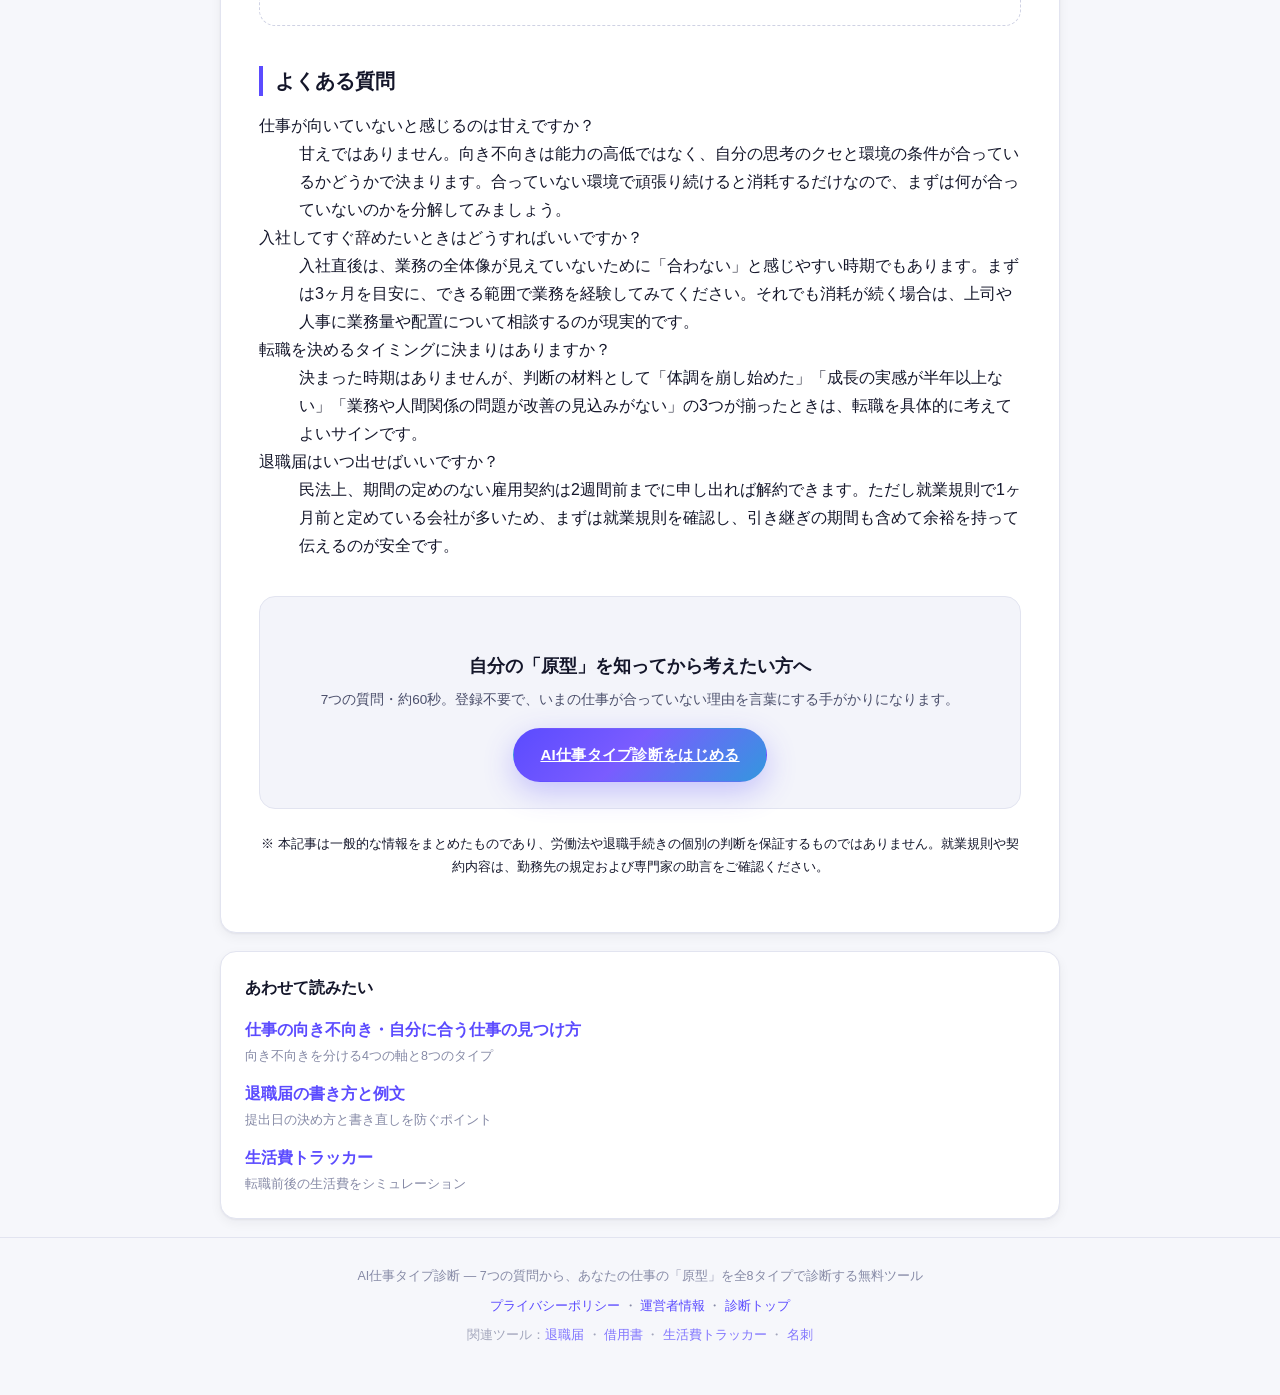
<file: shigoto-muiteinai.html>
<!DOCTYPE html>
<html lang="ja" data-theme="light">
<head>
<meta charset="UTF-8">
<meta name="viewport" content="width=device-width, initial-scale=1">
<title>仕事が向いていないと感じたら｜辞める前に確認したい5つのこと</title>
<meta name="description" content="仕事が向いていない、辞めたいと感じたときに、勢いで退職する前に確認したい5つのポイントを整理します。転職を決めるタイミングの目安、社内異動や休職といった小さな実験、退職届の準備までまとめました。">
<meta name="keywords" content="仕事 向いてない,仕事 辞めたい,転職 タイミング,仕事 合わない,退職 準備">
<meta name="robots" content="index, follow">
<link rel="canonical" href="https://www.reveriel.com/ai-diagnosis/shigoto-muiteinai.html">
<meta property="og:type" content="article">
<meta property="og:title" content="仕事が向いていないと感じたら｜辞める前に確認したい5つのこと">
<meta property="og:description" content="仕事が向いていない、辞めたいと感じたときに、勢いで退職する前に確認したい5つのポイントを整理します。転職を決めるタイミングの目安、社内異動や休職といった小さな実験、退職届の準備までまとめました。">
<meta property="og:locale" content="ja_JP">
<meta property="og:url" content="https://www.reveriel.com/ai-diagnosis/shigoto-muiteinai.html">
<meta property="og:image" content="https://www.reveriel.com/ai-diagnosis/og-image.png">
<meta name="twitter:card" content="summary_large_image">
<meta name="twitter:image" content="https://www.reveriel.com/ai-diagnosis/og-image.png">
<link rel="stylesheet" href="style.css">
<link rel="stylesheet" href="guide.css">
<!-- Cloudflare Web Analytics --><script type='module' src='https://static.cloudflareinsights.com/beacon.min.js' data-cf-beacon='{"token": "6fc01bf3ac5e457ba1bd16b91e5b653e"}'></script><!-- End Cloudflare Web Analytics -->
<script type="application/ld+json">
{
  "@context": "https://schema.org",
  "@graph": [
    {
      "@type": "Article",
      "headline": "仕事が向いていないと感じたら｜辞める前に確認したい5つのこと",
      "description": "仕事が向いていない、辞めたいと感じたときに、勢いで退職する前に確認したい5つのポイントを整理します。転職を決めるタイミングの目安、社内異動や休職といった小さな実験、退職届の準備までまとめました。",
      "inLanguage": "ja",
      "datePublished": "2026-11-19",
      "dateModified": "2026-11-19",
      "author": {
        "@type": "Organization",
        "name": "Reveriel"
      },
      "publisher": {
        "@type": "Organization",
        "name": "Reveriel"
      },
      "mainEntityOfPage": {
        "@type": "WebPage",
        "@id": "https://www.reveriel.com/ai-diagnosis/shigoto-muiteinai.html"
      },
      "image": "https://www.reveriel.com/ai-diagnosis/og-image.png"
    },
    {
      "@type": "FAQPage",
      "mainEntity": [
        {
          "@type": "Question",
          "name": "仕事が向いていないと感じるのは甘えですか？",
          "acceptedAnswer": {
            "@type": "Answer",
            "text": "甘えではありません。向き不向きは能力の高低ではなく、自分の思考のクセと環境の条件が合っているかどうかで決まります。合っていない環境で頑張り続けると消耗するだけなので、まずは何が合っていないのかを分解してみましょう。"
          }
        },
        {
          "@type": "Question",
          "name": "入社してすぐ辞めたいときはどうすればいいですか？",
          "acceptedAnswer": {
            "@type": "Answer",
            "text": "入社直後は、業務の全体像が見えていないために「合わない」と感じやすい時期でもあります。まずは3ヶ月を目安に、できる範囲で業務を経験してみてください。それでも消耗が続く場合は、上司や人事に業務量や配置について相談するのが現実的です。"
          }
        },
        {
          "@type": "Question",
          "name": "転職を決めるタイミングに決まりはありますか？",
          "acceptedAnswer": {
            "@type": "Answer",
            "text": "決まった時期はありませんが、判断の材料として「体調を崩し始めた」「成長の実感が半年以上ない」「業務や人間関係の問題が改善の見込みがない」の3つが揃ったときは、転職を具体的に考えてよいサインです。"
          }
        },
        {
          "@type": "Question",
          "name": "退職届はいつ出せばいいですか？",
          "acceptedAnswer": {
            "@type": "Answer",
            "text": "民法上、期間の定めのない雇用契約は2週間前までに申し出れば解約できます。ただし就業規則で1ヶ月前と定めている会社が多いため、まずは就業規則を確認し、引き継ぎの期間も含めて余裕を持って伝えるのが安全です。"
          }
        }
      ]
    }
  ]
}
</script>
</head>
<body>

<header class="site-header no-print">
  <div class="wrap header-inner">
    <a class="brand" href="https://www.reveriel.com/ai-diagnosis/" style="text-decoration:none;color:inherit;">
      <svg class="brand-mark" viewBox="0 0 24 24" fill="none" stroke="currentColor" stroke-width="1.5" stroke-linecap="round" stroke-linejoin="round" aria-hidden="true">
        <path d="M12 3.2 13.9 9l5.8 1.9-5.8 1.9L12 18.6 10.1 12.8 4.3 10.9 10.1 9 12 3.2Z"/>
        <path d="M18.6 16.4l.8 2.3 2.3.8-2.3.8-.8 2.3-.8-2.3-2.3-.8 2.3-.8.8-2.3Z"/>
      </svg>
      <div class="brand-text">
        <strong>AI仕事タイプ診断</strong>
        <span>仕事の向き不向きガイド</span>
      </div>
    </a>
    <div class="header-actions">
      <a class="btn btn-primary" href="https://www.reveriel.com/ai-diagnosis/">診断をはじめる</a>
    </div>
  </div>
</header>

<main class="wrap">
  <div class="guide-col">

    <nav class="breadcrumb no-print" aria-label="パンくず">
      <ol>
        <li><a href="https://www.reveriel.com/ai-diagnosis/">AI仕事タイプ診断</a></li>
        <li>ガイド</li>
        <li aria-current="page">仕事が向いていないと感じたら</li>
      </ol>
    </nav>

    <article class="guide">
      <h1>仕事が向いていないと感じたら</h1>
      <p class="guide-meta">更新日：2026年11月19日</p>
      <p class="guide-lead">
        「この仕事、自分には向いていないかもしれない」——そう感じたとき、すぐに辞めるべきか、もう少し続けるべきか、判断がつかないものです。
        この記事では、<strong>辞める前に確認したい5つのこと</strong>と、<strong>転職を決めるタイミングの目安</strong>、そして「辞めずに試せる小さな実験」を整理します。
        勢いで決めるのではなく、判断の材料を揃えてから動くための材料にしてください。
      </p>

      <div class="guide-cta-box">
        <p><strong>7つの質問・約60秒</strong>で、あなたの仕事の「原型」を全8タイプから無料で診断できます。何が合っていないのかを言葉にする手がかりになります。</p>
        <a class="btn btn-primary" href="https://www.reveriel.com/ai-diagnosis/">AI仕事タイプ診断をはじめる</a>
      </div>

      <nav class="guide-toc" aria-label="目次">
        <p>この記事の内容</p>
        <ol>
          <li>「向いていない」と感じる3つのサイン</li>
          <li>辞める前に確認したい5つのこと</li>
          <li>転職を考えるタイミングの目安</li>
          <li>いきなり辞めなくていい：3つの小さな実験</li>
          <li>辞めると決めたら、まず書類を揃える</li>
          <li>よくある質問</li>
        </ol>
      </nav>

      <h2>「向いていない」と感じる3つのサイン</h2>
      <p>
        向いていないと感じる状態には、よくある3つのパターンがあります。自分がどれに当てはまるかで、対処法が変わります。
      </p>
      <ul>
        <li><strong>疲れ方が異常に早い</strong> — 仕事の量が同じでも、終業時にはぐったりしている。休日にも疲れが抜けない。</li>
        <li><strong>成長の実感が長期間ない</strong> — 半年以上、できるようになったことや任される仕事の変化がない。</li>
        <li><strong>職場の価値観と噛み合わない</strong> — 仕事内容よりも、評価のされ方や人との距離感に違和感が続いている。</li>
      </ul>
      <p>
        1つ目と2つ目は<strong>仕事内容や負荷</strong>の問題、3つ目は<strong>環境</strong>の問題であることが多いです。原因が違えば、辞める以外の解決策も変わります。
      </p>

      <h2>辞める前に確認したい5つのこと</h2>
      <h3>1. 疲れの原因は「仕事」か「環境」か</h3>
      <p>
        仕事内容が合っていないのか、人間関係や働き方の条件が合っていないのかを切り分けます。環境の問題なら、異動や働き方の変更で解決できる可能性があります。
      </p>
      <h3>2. 期間はどれくらいか</h3>
      <p>
        入社直後は、業務の全体像が見えていないため「合わない」と感じやすい時期です。まずは3ヶ月を目安に、判断材料を集める期間を設けると、後悔の少ない決断になります。
      </p>
      <h3>3. 成長の実感があるか</h3>
      <p>
        半年以上、できるようになったことや任される仕事に変化がないなら、その環境に留まる理由は減っていきます。逆に小さくても変化があるなら、もう少し続ける価値はあります。
      </p>
      <h3>4. 辞めたあとの生活費は足りるか</h3>
      <p>
        退職してから次の仕事を探す場合、生活費の余裕が判断を左右します。最低でも3ヶ月分の生活費があると、焦らずに転職活動ができます。
      </p>
      <h3>5. 相談したか</h3>
      <p>
        上司・人事・信頼できる同僚に、業務量や配置について一度相談してみてください。改善の見込みがあるかどうかは、辞めるかどうかを決める重要な材料になります。
      </p>

      <h2>転職を考えるタイミングの目安</h2>
      <p>
        次の3つが揃ったときは、転職を具体的に考えてよいサインです。
      </p>
      <ul>
        <li><strong>体調を崩し始めた</strong> — 睡眠や食欲など、生活に影響が出ている</li>
        <li><strong>成長の実感が半年以上ない</strong> — 任される仕事や評価が変わっていない</li>
        <li><strong>改善の見込みがない</strong> — 相談しても配置や業務が変わらない</li>
      </ul>
      <p>
        逆に、どれか1つだけが当てはまる場合は、辞める前に環境を変える方法を試す価値があります。
      </p>

      <h2>いきなり辞めなくていい：3つの小さな実験</h2>
      <ol>
        <li><strong>業務や配置の相談</strong> — 上司や人事に、負荷や担当の変更を相談する。意外と調整できることがあります。</li>
        <li><strong>社内の別業務を試す</strong> — 兼務やプロジェクト参加で、違う仕事との相性を確かめられます。</li>
        <li><strong>有給や休職で休息を取る</strong> — 疲れが原因の場合、休むだけで判断が変わることもあります。</li>
      </ol>
      <p>
        辞める決断はいつでもできますが、辞めずに試せることは有限です。先に試せるものを試しておくと、決断の質が上がります。
      </p>

      <h2>辞めると決めたら、まず書類を揃える</h2>
      <p>
        退職を決めたら、次に必要になるのが<strong>退職届</strong>です。理由や宛先、提出日の書き方には形式があり、書き直しになると余計な手間がかかります。
        <a href="https://www.reveriel.com/taishoku-form/">退職届 テンプレート</a>では、項目を入力するだけで退職届・退職願を作成できます。書き方の解説は<a href="https://www.reveriel.com/taishoku-form/kakikata.html">退職届の書き方ガイド</a>にまとめています。
      </p>
      <p>
        退職後の生活費が心配な場合は、<a href="https://www.reveriel.com/life-cost-tracker/">生活費トラッカー</a>で毎月の固定費を洗い出しておくと、転職活動の期間を決めやすくなります。
      </p>

<!-- ============ 【PR】転職エージェント（アフィリエイト） ============
           A8 Link Manager 連携済み：提携承認後、下記の広告主URLは自動的に
           計測URLへ変換されます。リンクの差し替えは不要です。
           ステマ規制（景表法）対応のため、【PR】表記は常に表示したままにします。
           当ページは日本語ページのため、リンクは日本語ページにのみ設置します。 -->
      <aside class="aff-cta no-print" aria-labelledby="affTitle">
        <p class="aff-label">【PR】</p>
        <h2 id="affTitle" class="aff-title">向いている仕事を、プロと一緒に探す</h2>
        <p class="aff-desc">
          自分のタイプが分かったら、次は実際の求人と照らし合わせる番です。転職エージェントを使うと、求人の紹介だけでなく、職務経歴書の添削や面接対策までサポートを受けられます。いずれも登録・利用は無料です。
        </p>
        <ul class="aff-list">
          <li class="aff-item">
            <a class="aff-link" href="https://doda.jp/" target="_blank" rel="nofollow sponsored noopener">doda（デューダ）｜総合型転職サイト</a>
            <span class="aff-note">求人検索・エージェントサービス・書類添削まで無料。若手から管理職まで幅広く対応。</span>
          </li>
          <li class="aff-item">
            <a class="aff-link" href="https://next.rikunabi.com/" target="_blank" rel="nofollow sponsored noopener">リクナビNEXT｜転職サイト</a>
            <span class="aff-note">スカウト機能と豊富な求人件数が特徴。経歴を登録しておくだけでスカウトが届きます。</span>
          </li>
          <li class="aff-item">
            <a class="aff-link" href="https://tenshoku.mynavi.jp/" target="_blank" rel="nofollow sponsored noopener">マイナビ転職｜転職エージェント</a>
            <span class="aff-note">20代〜30代の転職に強く、担当者が求人紹介から面接対策まで伴走します。</span>
          </li>
        </ul>
        <p class="aff-disclaimer">
          ※ 本欄は広告（アフィリエイト）です。上記リンク先のサービスにお申し込み・ご登録いただいた場合、当サイトに紹介料が支払われることがあります。
          サービスの内容・条件はリンク先にてご確認ください。
        </p>
      </aside>

      <h2>よくある質問</h2>
      <dl>
          <dt>仕事が向いていないと感じるのは甘えですか？</dt>
          <dd>甘えではありません。向き不向きは能力の高低ではなく、自分の思考のクセと環境の条件が合っているかどうかで決まります。合っていない環境で頑張り続けると消耗するだけなので、まずは何が合っていないのかを分解してみましょう。</dd>
          <dt>入社してすぐ辞めたいときはどうすればいいですか？</dt>
          <dd>入社直後は、業務の全体像が見えていないために「合わない」と感じやすい時期でもあります。まずは3ヶ月を目安に、できる範囲で業務を経験してみてください。それでも消耗が続く場合は、上司や人事に業務量や配置について相談するのが現実的です。</dd>
          <dt>転職を決めるタイミングに決まりはありますか？</dt>
          <dd>決まった時期はありませんが、判断の材料として「体調を崩し始めた」「成長の実感が半年以上ない」「業務や人間関係の問題が改善の見込みがない」の3つが揃ったときは、転職を具体的に考えてよいサインです。</dd>
          <dt>退職届はいつ出せばいいですか？</dt>
          <dd>民法上、期間の定めのない雇用契約は2週間前までに申し出れば解約できます。ただし就業規則で1ヶ月前と定めている会社が多いため、まずは就業規則を確認し、引き継ぎの期間も含めて余裕を持って伝えるのが安全です。</dd>
      </dl>

      <div class="guide-cta-foot">
        <h2>自分の「原型」を知ってから考えたい方へ</h2>
        <p>7つの質問・約60秒。登録不要で、いまの仕事が合っていない理由を言葉にする手がかりになります。</p>
        <a class="btn btn-primary" href="https://www.reveriel.com/ai-diagnosis/">AI仕事タイプ診断をはじめる</a>
      </div>

      <p class="disclaimer" style="font-size:12.5px;color:var(--c-text-faint);margin-top:24px;">
        ※ 本記事は一般的な情報をまとめたものであり、労働法や退職手続きの個別の判断を保証するものではありません。就業規則や契約内容は、勤務先の規定および専門家の助言をご確認ください。
      </p>
    </article>

    <section class="guide-related no-print" aria-labelledby="relTitle">
      <h2 id="relTitle">あわせて読みたい</h2>
      <ul>
        <li><a href="shigoto-muki-fumuki.html">仕事の向き不向き・自分に合う仕事の見つけ方<span class="rel-desc">向き不向きを分ける4つの軸と8つのタイプ</span></a></li>
        <li><a href="https://www.reveriel.com/taishoku-form/kakikata.html">退職届の書き方と例文<span class="rel-desc">提出日の決め方と書き直しを防ぐポイント</span></a></li>
        <li><a href="https://www.reveriel.com/life-cost-tracker/">生活費トラッカー<span class="rel-desc">転職前後の生活費をシミュレーション</span></a></li>
      </ul>
    </section>

  </div>
</main>

<footer class="site-footer no-print">
  <div class="wrap">
    <p>AI仕事タイプ診断 — 7つの質問から、あなたの仕事の「原型」を全8タイプで診断する無料ツール</p>
    <p class="footer-links"><a href="privacy.html">プライバシーポリシー</a> ・ <a href="company.html">運営者情報</a> ・ <a href="https://www.reveriel.com/ai-diagnosis/">診断トップ</a></p>
    <p style="margin-top:8px;font-size:12.5px;opacity:.75;">関連ツール：<a href="https://www.reveriel.com/taishoku-form/">退職届</a> ・ <a href="https://www.reveriel.com/shakuyo-contract/">借用書</a> ・ <a href="https://www.reveriel.com/life-cost-tracker/">生活費トラッカー</a> ・ <a href="https://www.reveriel.com/meishi-generator/">名刺</a></p>
  </div>
</footer>

<!-- フィードバックFAB（右下固定） -->
<a href="https://docs.google.com/forms/d/e/1FAIpQLSfHGUfgAlViT3TFiVtJi_EpJ4ioUpd9oGyaJ7rehEV-gBH_PA/viewform?usp=pp_url&amp;entry.1745177199=AI%E4%BB%95%E4%BA%8B%E3%82%BF%E3%82%A4%E3%83%97%E8%A8%BA%E6%96%AD" target="_blank" rel="noopener" class="feedback-fab" aria-label="ご意見・フィードバックを送る">
  <svg viewBox="0 0 24 24" fill="none" stroke="currentColor" stroke-width="2" stroke-linecap="round" stroke-linejoin="round" aria-hidden="true"><path d="M21 15a2 2 0 0 1-2 2H7l-4 4V5a2 2 0 0 1 2-2h14a2 2 0 0 1 2 2z"/></svg>
  <span>ご意見・フィードバック</span>
</a>
<!-- A8 Link Manager：提携承認後、下の広告主URLが自動的に計測URLへ変換されます -->
<script src="https://statics.8me.jp/a8link/a8linkmgr.js"></script>
<script>if (typeof a8linkmgr === "function") { a8linkmgr({ "config_id": "6bNHGyHGa4qQLbQQiZks" }); }</script>
</body>
</html>
</file>
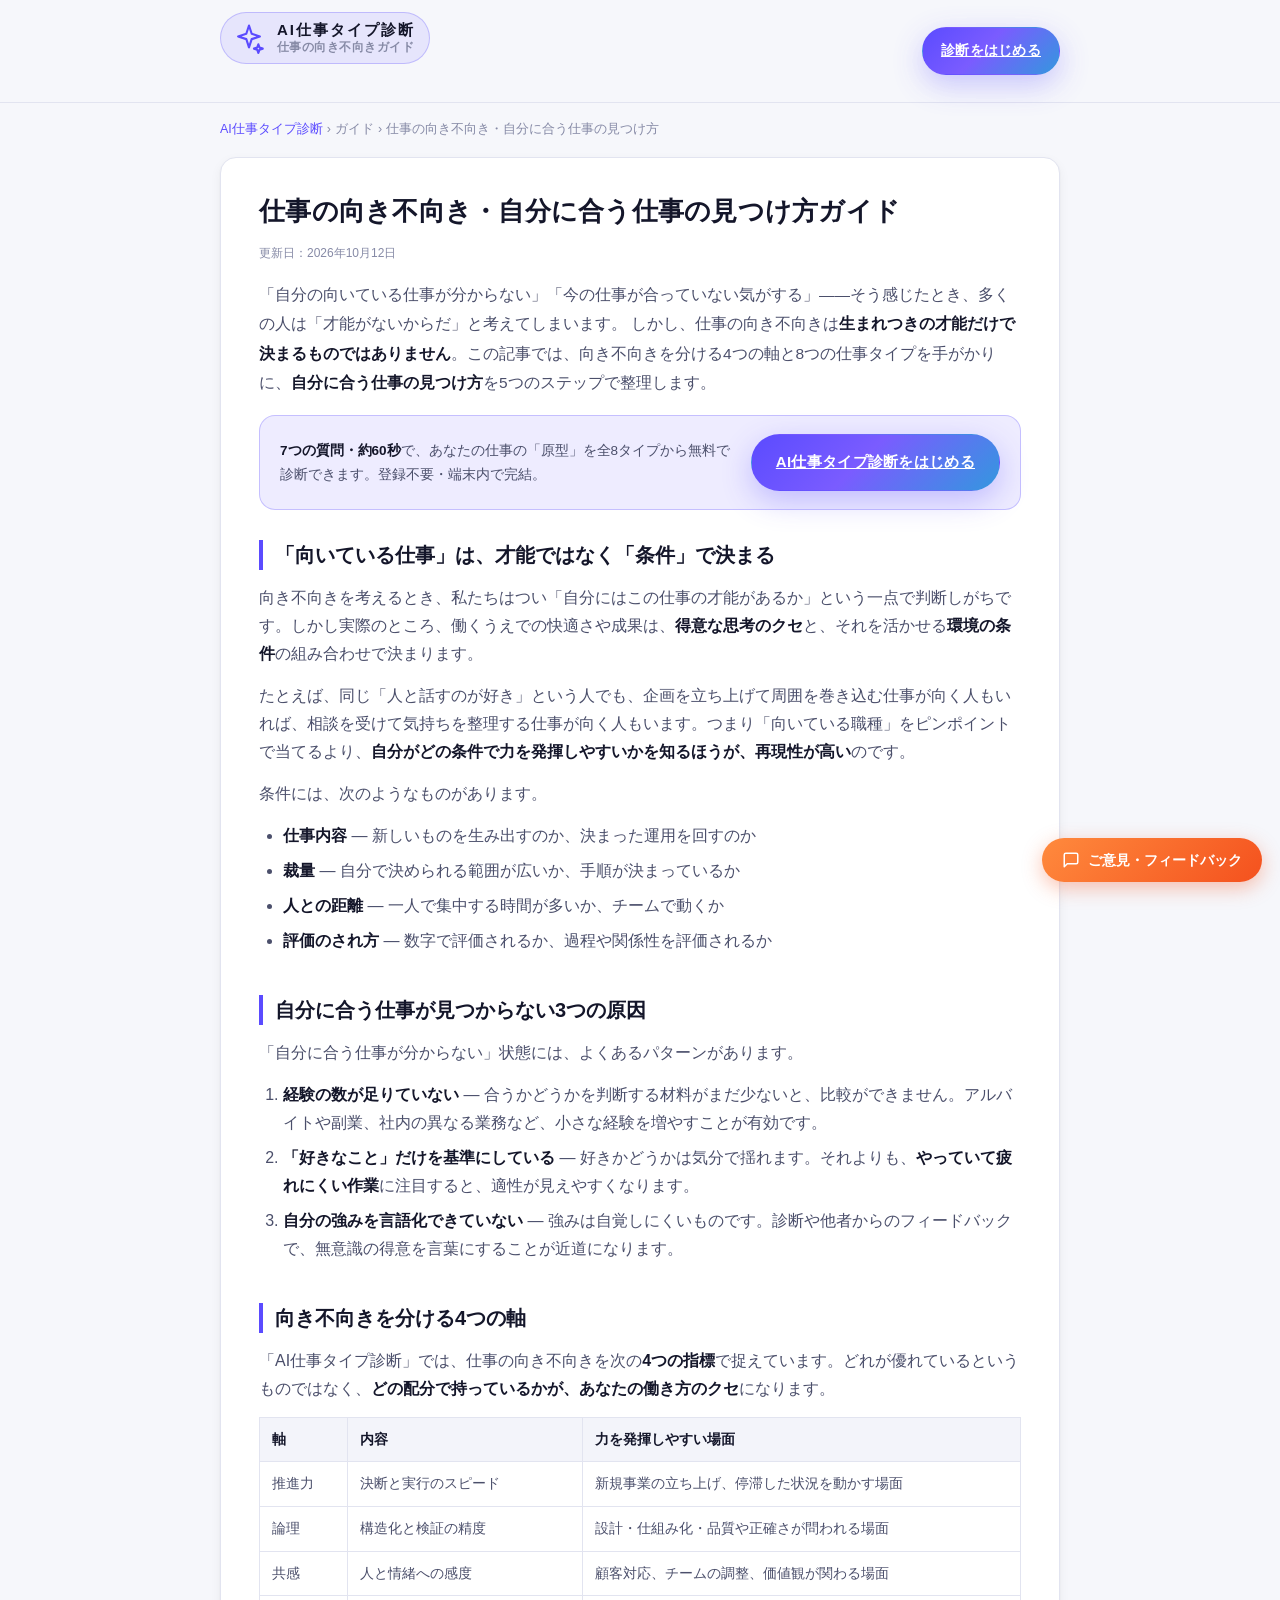
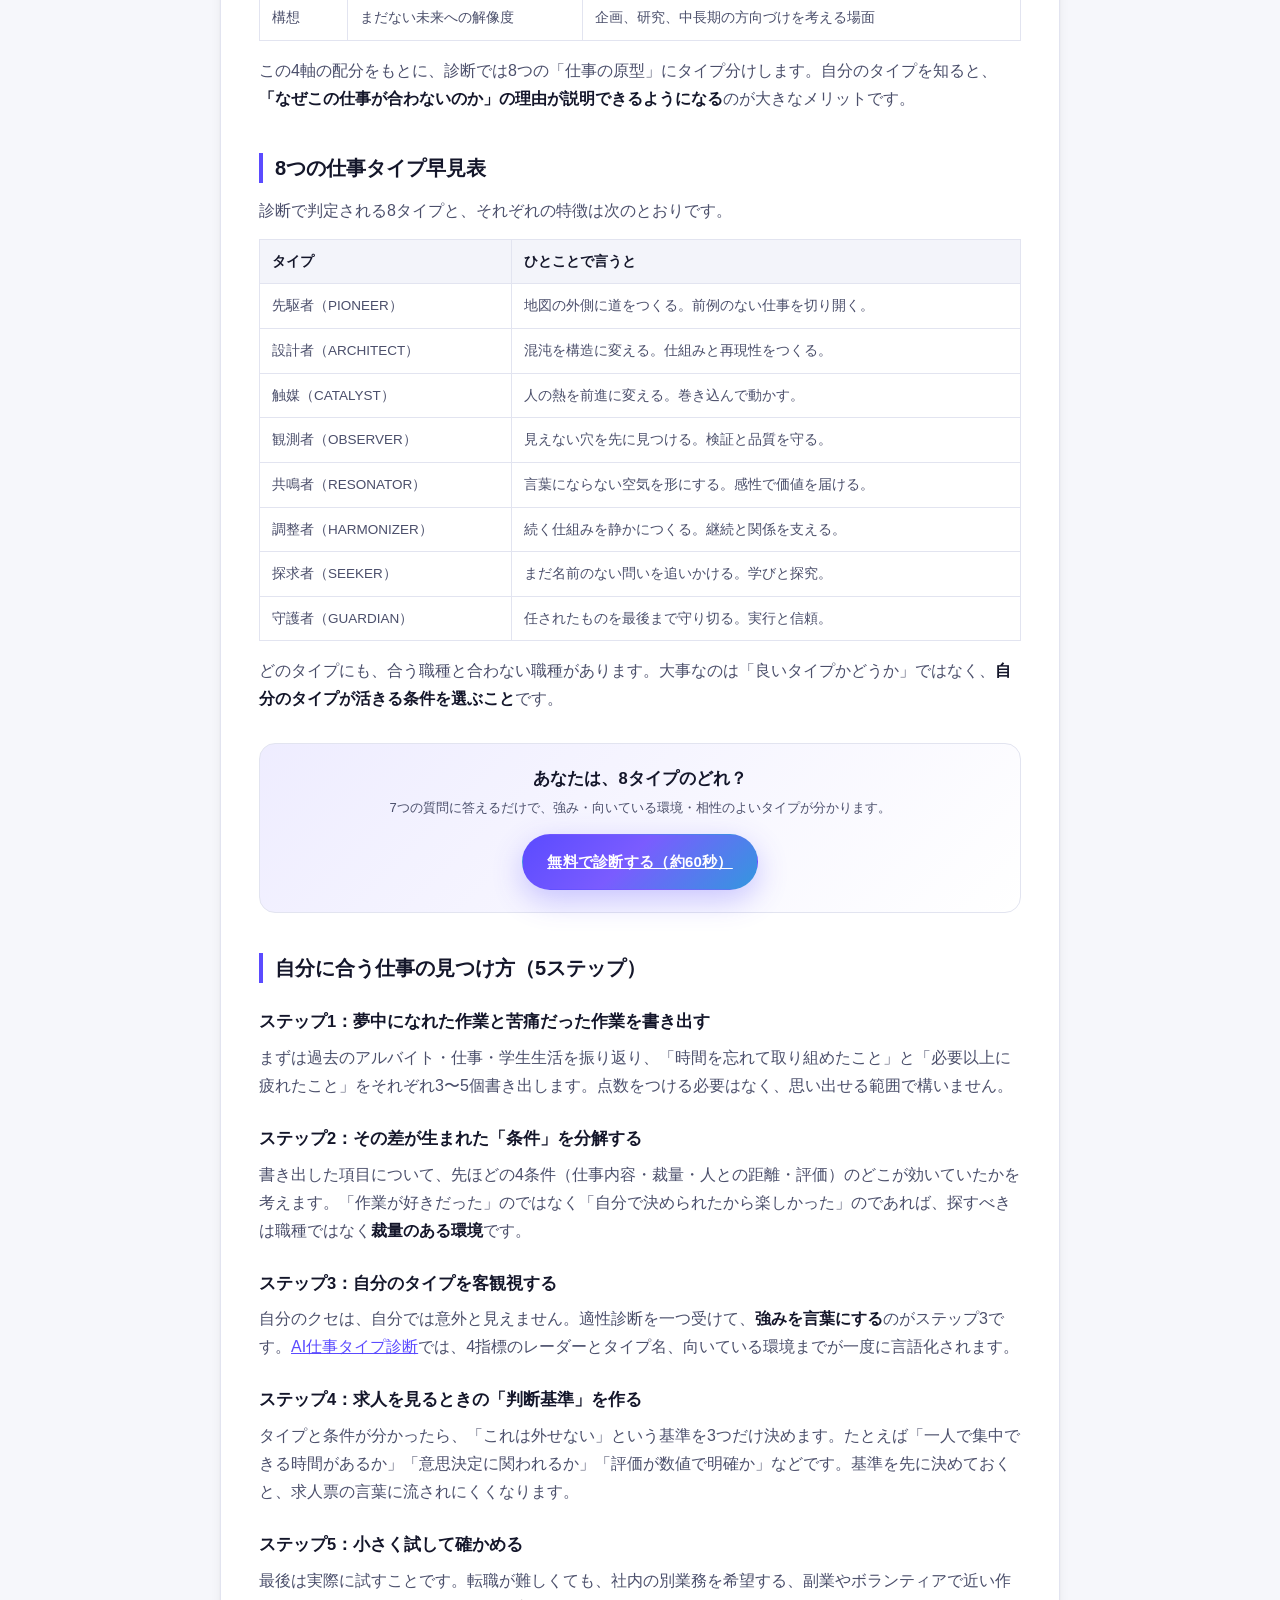
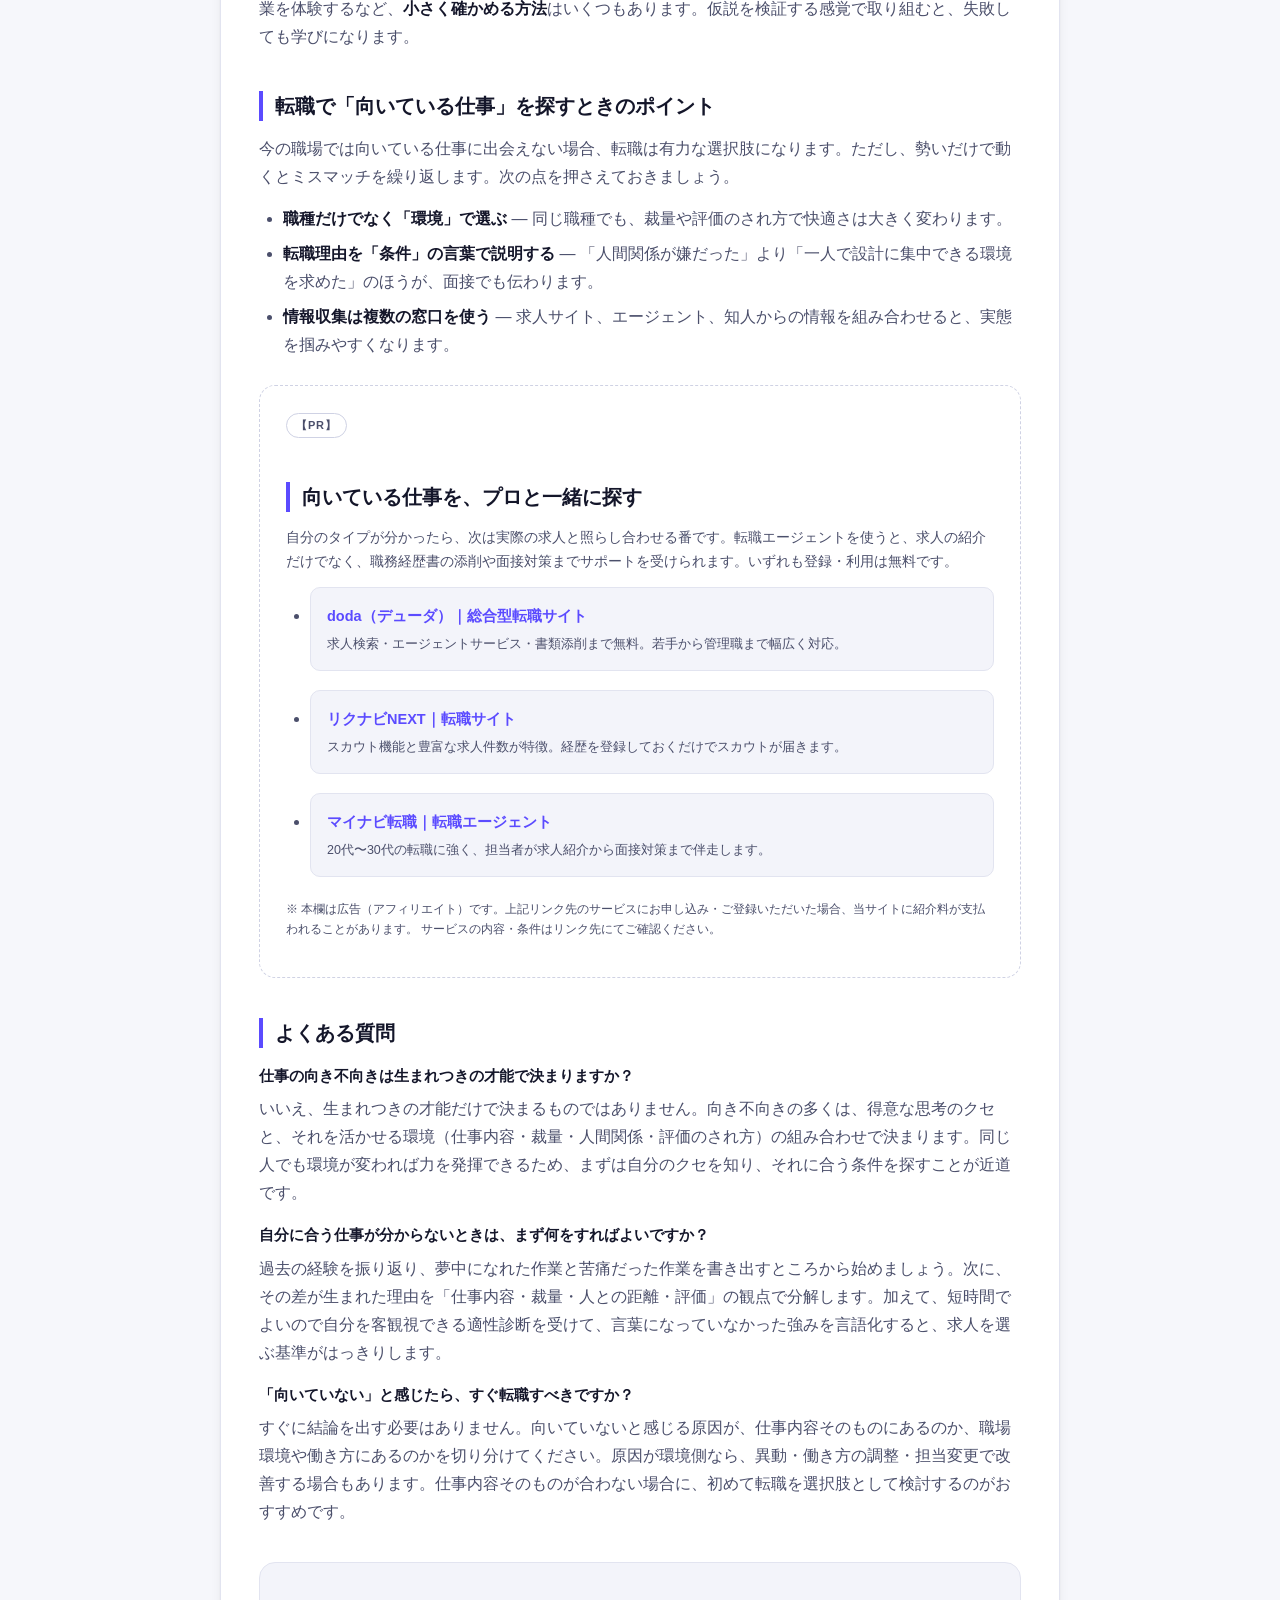
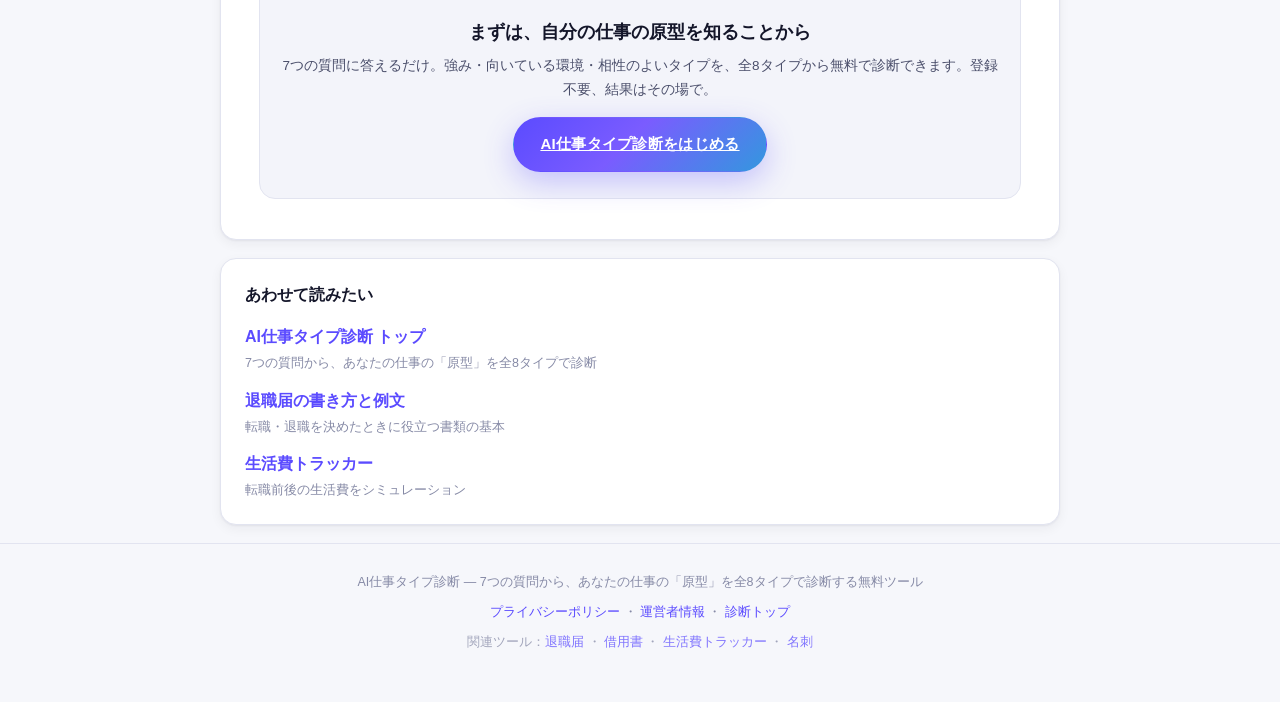
<file: shigoto-muki-fumuki.html>
<!DOCTYPE html>
<html lang="ja" data-theme="light">
<head>
<meta charset="UTF-8">
<meta name="viewport" content="width=device-width, initial-scale=1">
<title>仕事の向き不向き・自分に合う仕事の見つけ方ガイド｜AI仕事タイプ診断</title>
<meta name="description" content="仕事の向き不向きは「才能」ではなく「条件」で決まります。4つの軸（推進力・論理・共感・構想）と8つの仕事タイプから、自分に合う仕事の見つけ方を5つのステップで解説。向いていないと感じたときの考え方や転職の進め方までまとめました。">
<meta name="keywords" content="仕事 向き不向き,自分に合う仕事,向いている仕事 診断,適職 見つけ方,仕事 タイプ,キャリア 見つけ方">
<meta name="robots" content="index, follow">
<link rel="canonical" href="https://www.reveriel.com/ai-diagnosis/shigoto-muki-fumuki.html">
<meta property="og:type" content="article">
<meta property="og:title" content="仕事の向き不向き・自分に合う仕事の見つけ方ガイド">
<meta property="og:description" content="仕事の向き不向きは「条件」で決まる。4つの軸と8タイプから、自分に合う仕事の見つけ方を5ステップで解説します。">
<meta property="og:locale" content="ja_JP">
<meta property="og:url" content="https://www.reveriel.com/ai-diagnosis/shigoto-muki-fumuki.html">
<meta property="og:image" content="https://www.reveriel.com/ai-diagnosis/og-image.png">
<meta name="twitter:card" content="summary_large_image">
<meta name="twitter:image" content="https://www.reveriel.com/ai-diagnosis/og-image.png">
<link rel="stylesheet" href="style.css">
<link rel="stylesheet" href="guide.css">
<!-- Cloudflare Web Analytics --><script type='module' src='https://static.cloudflareinsights.com/beacon.min.js' data-cf-beacon='{"token": "6fc01bf3ac5e457ba1bd16b91e5b653e"}'></script><!-- End Cloudflare Web Analytics -->
<script type="application/ld+json">
{
  "@context": "https://schema.org",
  "@graph": [
    {
      "@type": "Article",
      "headline": "仕事の向き不向き・自分に合う仕事の見つけ方ガイド",
      "description": "仕事の向き不向きは才能ではなく条件で決まる。4つの軸（推進力・論理・共感・構想）と8つの仕事タイプから、自分に合う仕事の見つけ方を5つのステップで解説します。",
      "inLanguage": "ja",
      "datePublished": "2026-10-12",
      "dateModified": "2026-10-12",
      "author": { "@type": "Organization", "name": "Reveriel" },
      "publisher": { "@type": "Organization", "name": "Reveriel" },
      "mainEntityOfPage": { "@type": "WebPage", "@id": "https://www.reveriel.com/ai-diagnosis/shigoto-muki-fumuki.html" },
      "image": "https://www.reveriel.com/ai-diagnosis/og-image.png"
    },
    {
      "@type": "FAQPage",
      "mainEntity": [
        {
          "@type": "Question",
          "name": "仕事の向き不向きは生まれつきの才能で決まりますか？",
          "acceptedAnswer": {
            "@type": "Answer",
            "text": "いいえ、生まれつきの才能だけで決まるものではありません。向き不向きの多くは、得意な思考のクセと、それを活かせる環境（仕事内容・裁量・人間関係・評価のされ方）の組み合わせで決まります。同じ人でも環境が変われば力を発揮できるため、まずは自分のクセを知り、それに合う条件を探すことが近道です。"
          }
        },
        {
          "@type": "Question",
          "name": "自分に合う仕事が分からないときは、まず何をすればよいですか？",
          "acceptedAnswer": {
            "@type": "Answer",
            "text": "過去の経験を振り返り、夢中になれた作業と苦痛だった作業を書き出すところから始めましょう。次に、その差が生まれた理由を「仕事内容・裁量・人との距離・評価」の観点で分解します。加えて、短時間でよいので自分を客観視できる適性診断を受けて、言葉になっていなかった強みを言語化すると、求人を選ぶ基準がはっきりします。"
          }
        },
        {
          "@type": "Question",
          "name": "「向いていない」と感じたら、すぐ転職すべきですか？",
          "acceptedAnswer": {
            "@type": "Answer",
            "text": "すぐに結論を出す必要はありません。向いていないと感じる原因が、仕事内容そのものにあるのか、職場環境や働き方にあるのかを切り分けてください。原因が環境側なら、異動・働き方の調整・担当変更で改善する場合もあります。仕事内容そのものが合わない場合に、初めて転職を選択肢として検討するのがおすすめです。"
          }
        }
      ]
    }
  ]
}
</script>
</head>
<body>

<header class="site-header no-print">
  <div class="wrap header-inner">
    <a class="brand" href="https://www.reveriel.com/ai-diagnosis/" style="text-decoration:none;color:inherit;">
      <svg class="brand-mark" viewBox="0 0 24 24" fill="none" stroke="currentColor" stroke-width="1.5" stroke-linecap="round" stroke-linejoin="round" aria-hidden="true">
        <path d="M12 3.2 13.9 9l5.8 1.9-5.8 1.9L12 18.6 10.1 12.8 4.3 10.9 10.1 9 12 3.2Z"/>
        <path d="M18.6 16.4l.8 2.3 2.3.8-2.3.8-.8 2.3-.8-2.3-2.3-.8 2.3-.8.8-2.3Z"/>
      </svg>
      <div class="brand-text">
        <strong>AI仕事タイプ診断</strong>
        <span>仕事の向き不向きガイド</span>
      </div>
    </a>
    <div class="header-actions">
      <a class="btn btn-primary" href="https://www.reveriel.com/ai-diagnosis/">診断をはじめる</a>
    </div>
  </div>
</header>

<main class="wrap">
  <div class="guide-col">

    <nav class="breadcrumb no-print" aria-label="パンくず">
      <ol>
        <li><a href="https://www.reveriel.com/ai-diagnosis/">AI仕事タイプ診断</a></li>
        <li>ガイド</li>
        <li aria-current="page">仕事の向き不向き・自分に合う仕事の見つけ方</li>
      </ol>
    </nav>

    <article class="guide">
      <h1>仕事の向き不向き・自分に合う仕事の見つけ方ガイド</h1>
      <p class="guide-meta">更新日：2026年10月12日</p>
      <p class="guide-lead">
        「自分の向いている仕事が分からない」「今の仕事が合っていない気がする」——そう感じたとき、多くの人は「才能がないからだ」と考えてしまいます。
        しかし、仕事の向き不向きは<strong>生まれつきの才能だけで決まるものではありません</strong>。この記事では、向き不向きを分ける4つの軸と8つの仕事タイプを手がかりに、<strong>自分に合う仕事の見つけ方</strong>を5つのステップで整理します。
      </p>

      <div class="guide-cta-box">
        <p><strong>7つの質問・約60秒</strong>で、あなたの仕事の「原型」を全8タイプから無料で診断できます。登録不要・端末内で完結。</p>
        <a class="btn btn-primary" href="https://www.reveriel.com/ai-diagnosis/">AI仕事タイプ診断をはじめる</a>
      </div>

      <h2>「向いている仕事」は、才能ではなく「条件」で決まる</h2>
      <p>
        向き不向きを考えるとき、私たちはつい「自分にはこの仕事の才能があるか」という一点で判断しがちです。しかし実際のところ、働くうえでの快適さや成果は、<strong>得意な思考のクセ</strong>と、それを活かせる<strong>環境の条件</strong>の組み合わせで決まります。
      </p>
      <p>
        たとえば、同じ「人と話すのが好き」という人でも、企画を立ち上げて周囲を巻き込む仕事が向く人もいれば、相談を受けて気持ちを整理する仕事が向く人もいます。つまり「向いている職種」をピンポイントで当てるより、<strong>自分がどの条件で力を発揮しやすいかを知るほうが、再現性が高い</strong>のです。
      </p>
      <p>
        条件には、次のようなものがあります。
      </p>
      <ul>
        <li><strong>仕事内容</strong> — 新しいものを生み出すのか、決まった運用を回すのか</li>
        <li><strong>裁量</strong> — 自分で決められる範囲が広いか、手順が決まっているか</li>
        <li><strong>人との距離</strong> — 一人で集中する時間が多いか、チームで動くか</li>
        <li><strong>評価のされ方</strong> — 数字で評価されるか、過程や関係性を評価されるか</li>
      </ul>

      <h2>自分に合う仕事が見つからない3つの原因</h2>
      <p>「自分に合う仕事が分からない」状態には、よくあるパターンがあります。</p>
      <ol>
        <li><strong>経験の数が足りていない</strong> — 合うかどうかを判断する材料がまだ少ないと、比較ができません。アルバイトや副業、社内の異なる業務など、小さな経験を増やすことが有効です。</li>
        <li><strong>「好きなこと」だけを基準にしている</strong> — 好きかどうかは気分で揺れます。それよりも、<strong>やっていて疲れにくい作業</strong>に注目すると、適性が見えやすくなります。</li>
        <li><strong>自分の強みを言語化できていない</strong> — 強みは自覚しにくいものです。診断や他者からのフィードバックで、無意識の得意を言葉にすることが近道になります。</li>
      </ol>

      <h2>向き不向きを分ける4つの軸</h2>
      <p>
        「AI仕事タイプ診断」では、仕事の向き不向きを次の<strong>4つの指標</strong>で捉えています。どれが優れているというものではなく、<strong>どの配分で持っているかが、あなたの働き方のクセ</strong>になります。
      </p>
      <table class="guide-table">
        <thead>
          <tr><th>軸</th><th>内容</th><th>力を発揮しやすい場面</th></tr>
        </thead>
        <tbody>
          <tr><td>推進力</td><td>決断と実行のスピード</td><td>新規事業の立ち上げ、停滞した状況を動かす場面</td></tr>
          <tr><td>論理</td><td>構造化と検証の精度</td><td>設計・仕組み化・品質や正確さが問われる場面</td></tr>
          <tr><td>共感</td><td>人と情緒への感度</td><td>顧客対応、チームの調整、価値観が関わる場面</td></tr>
          <tr><td>構想</td><td>まだない未来への解像度</td><td>企画、研究、中長期の方向づけを考える場面</td></tr>
        </tbody>
      </table>
      <p>
        この4軸の配分をもとに、診断では8つの「仕事の原型」にタイプ分けします。自分のタイプを知ると、<strong>「なぜこの仕事が合わないのか」の理由が説明できるようになる</strong>のが大きなメリットです。
      </p>

      <h2>8つの仕事タイプ早見表</h2>
      <p>診断で判定される8タイプと、それぞれの特徴は次のとおりです。</p>
      <table class="guide-table">
        <thead>
          <tr><th>タイプ</th><th>ひとことで言うと</th></tr>
        </thead>
        <tbody>
          <tr><td>先駆者（PIONEER）</td><td>地図の外側に道をつくる。前例のない仕事を切り開く。</td></tr>
          <tr><td>設計者（ARCHITECT）</td><td>混沌を構造に変える。仕組みと再現性をつくる。</td></tr>
          <tr><td>触媒（CATALYST）</td><td>人の熱を前進に変える。巻き込んで動かす。</td></tr>
          <tr><td>観測者（OBSERVER）</td><td>見えない穴を先に見つける。検証と品質を守る。</td></tr>
          <tr><td>共鳴者（RESONATOR）</td><td>言葉にならない空気を形にする。感性で価値を届ける。</td></tr>
          <tr><td>調整者（HARMONIZER）</td><td>続く仕組みを静かにつくる。継続と関係を支える。</td></tr>
          <tr><td>探求者（SEEKER）</td><td>まだ名前のない問いを追いかける。学びと探究。</td></tr>
          <tr><td>守護者（GUARDIAN）</td><td>任されたものを最後まで守り切る。実行と信頼。</td></tr>
        </tbody>
      </table>
      <p>
        どのタイプにも、合う職種と合わない職種があります。大事なのは「良いタイプかどうか」ではなく、<strong>自分のタイプが活きる条件を選ぶこと</strong>です。
      </p>

      <div class="guide-cta-inline">
        <h3>あなたは、8タイプのどれ？</h3>
        <p>7つの質問に答えるだけで、強み・向いている環境・相性のよいタイプが分かります。</p>
        <a class="btn btn-primary" href="https://www.reveriel.com/ai-diagnosis/">無料で診断する（約60秒）</a>
      </div>

      <h2>自分に合う仕事の見つけ方（5ステップ）</h2>
      <h3>ステップ1：夢中になれた作業と苦痛だった作業を書き出す</h3>
      <p>
        まずは過去のアルバイト・仕事・学生生活を振り返り、「時間を忘れて取り組めたこと」と「必要以上に疲れたこと」をそれぞれ3〜5個書き出します。点数をつける必要はなく、思い出せる範囲で構いません。
      </p>
      <h3>ステップ2：その差が生まれた「条件」を分解する</h3>
      <p>
        書き出した項目について、先ほどの4条件（仕事内容・裁量・人との距離・評価）のどこが効いていたかを考えます。「作業が好きだった」のではなく「自分で決められたから楽しかった」のであれば、探すべきは職種ではなく<strong>裁量のある環境</strong>です。
      </p>
      <h3>ステップ3：自分のタイプを客観視する</h3>
      <p>
        自分のクセは、自分では意外と見えません。適性診断を一つ受けて、<strong>強みを言葉にする</strong>のがステップ3です。<a href="https://www.reveriel.com/ai-diagnosis/">AI仕事タイプ診断</a>では、4指標のレーダーとタイプ名、向いている環境までが一度に言語化されます。
      </p>
      <h3>ステップ4：求人を見るときの「判断基準」を作る</h3>
      <p>
        タイプと条件が分かったら、「これは外せない」という基準を3つだけ決めます。たとえば「一人で集中できる時間があるか」「意思決定に関われるか」「評価が数値で明確か」などです。基準を先に決めておくと、求人票の言葉に流されにくくなります。
      </p>
      <h3>ステップ5：小さく試して確かめる</h3>
      <p>
        最後は実際に試すことです。転職が難しくても、社内の別業務を希望する、副業やボランティアで近い作業を体験するなど、<strong>小さく確かめる方法</strong>はいくつもあります。仮説を検証する感覚で取り組むと、失敗しても学びになります。
      </p>

      <h2>転職で「向いている仕事」を探すときのポイント</h2>
      <p>
        今の職場では向いている仕事に出会えない場合、転職は有力な選択肢になります。ただし、勢いだけで動くとミスマッチを繰り返します。次の点を押さえておきましょう。
      </p>
      <ul>
        <li><strong>職種だけでなく「環境」で選ぶ</strong> — 同じ職種でも、裁量や評価のされ方で快適さは大きく変わります。</li>
        <li><strong>転職理由を「条件」の言葉で説明する</strong> — 「人間関係が嫌だった」より「一人で設計に集中できる環境を求めた」のほうが、面接でも伝わります。</li>
        <li><strong>情報収集は複数の窓口を使う</strong> — 求人サイト、エージェント、知人からの情報を組み合わせると、実態を掴みやすくなります。</li>
      </ul>

      <!-- ============ 【PR】転職エージェント（アフィリエイト） ============
           A8 Link Manager 連携済み：提携承認後、下記の広告主URLは自動的に
           計測URLへ変換されます。リンクの差し替えは不要です。
           ステマ規制（景表法）対応のため、【PR】表記は常に表示したままにします。
           当ページは日本語ページのため、リンクは日本語ページにのみ設置します。 -->
      <aside class="aff-cta no-print" aria-labelledby="affTitle">
        <p class="aff-label">【PR】</p>
        <h2 id="affTitle" class="aff-title">向いている仕事を、プロと一緒に探す</h2>
        <p class="aff-desc">
          自分のタイプが分かったら、次は実際の求人と照らし合わせる番です。転職エージェントを使うと、求人の紹介だけでなく、職務経歴書の添削や面接対策までサポートを受けられます。いずれも登録・利用は無料です。
        </p>
        <ul class="aff-list">
          <li class="aff-item">
            <a class="aff-link" href="https://doda.jp/" target="_blank" rel="nofollow sponsored noopener">doda（デューダ）｜総合型転職サイト</a>
            <span class="aff-note">求人検索・エージェントサービス・書類添削まで無料。若手から管理職まで幅広く対応。</span>
          </li>
          <li class="aff-item">
            <a class="aff-link" href="https://next.rikunabi.com/" target="_blank" rel="nofollow sponsored noopener">リクナビNEXT｜転職サイト</a>
            <span class="aff-note">スカウト機能と豊富な求人件数が特徴。経歴を登録しておくだけでスカウトが届きます。</span>
          </li>
          <li class="aff-item">
            <a class="aff-link" href="https://tenshoku.mynavi.jp/" target="_blank" rel="nofollow sponsored noopener">マイナビ転職｜転職エージェント</a>
            <span class="aff-note">20代〜30代の転職に強く、担当者が求人紹介から面接対策まで伴走します。</span>
          </li>
        </ul>
        <p class="aff-disclaimer">
          ※ 本欄は広告（アフィリエイト）です。上記リンク先のサービスにお申し込み・ご登録いただいた場合、当サイトに紹介料が支払われることがあります。
          サービスの内容・条件はリンク先にてご確認ください。
        </p>
      </aside>

      <section class="guide-faq" aria-labelledby="faqTitle">
        <h2 id="faqTitle">よくある質問</h2>
        <dl>
          <dt>仕事の向き不向きは生まれつきの才能で決まりますか？</dt>
          <dd>いいえ、生まれつきの才能だけで決まるものではありません。向き不向きの多くは、得意な思考のクセと、それを活かせる環境（仕事内容・裁量・人間関係・評価のされ方）の組み合わせで決まります。同じ人でも環境が変われば力を発揮できるため、まずは自分のクセを知り、それに合う条件を探すことが近道です。</dd>

          <dt>自分に合う仕事が分からないときは、まず何をすればよいですか？</dt>
          <dd>過去の経験を振り返り、夢中になれた作業と苦痛だった作業を書き出すところから始めましょう。次に、その差が生まれた理由を「仕事内容・裁量・人との距離・評価」の観点で分解します。加えて、短時間でよいので自分を客観視できる適性診断を受けて、言葉になっていなかった強みを言語化すると、求人を選ぶ基準がはっきりします。</dd>

          <dt>「向いていない」と感じたら、すぐ転職すべきですか？</dt>
          <dd>すぐに結論を出す必要はありません。向いていないと感じる原因が、仕事内容そのものにあるのか、職場環境や働き方にあるのかを切り分けてください。原因が環境側なら、異動・働き方の調整・担当変更で改善する場合もあります。仕事内容そのものが合わない場合に、初めて転職を選択肢として検討するのがおすすめです。</dd>
        </dl>
      </section>

      <div class="guide-cta-foot">
        <h2>まずは、自分の仕事の原型を知ることから</h2>
        <p>7つの質問に答えるだけ。強み・向いている環境・相性のよいタイプを、全8タイプから無料で診断できます。登録不要、結果はその場で。</p>
        <a class="btn btn-primary" href="https://www.reveriel.com/ai-diagnosis/">AI仕事タイプ診断をはじめる</a>
      </div>
    </article>

    <section class="guide-related no-print" aria-labelledby="relTitle">
      <h2 id="relTitle">あわせて読みたい</h2>
      <ul>
        <li><a href="https://www.reveriel.com/ai-diagnosis/">AI仕事タイプ診断 トップ<span class="rel-desc">7つの質問から、あなたの仕事の「原型」を全8タイプで診断</span></a></li>
        <li><a href="https://www.reveriel.com/taishoku-form/kakikata.html">退職届の書き方と例文<span class="rel-desc">転職・退職を決めたときに役立つ書類の基本</span></a></li>
        <li><a href="https://www.reveriel.com/life-cost-tracker/">生活費トラッカー<span class="rel-desc">転職前後の生活費をシミュレーション</span></a></li>
      </ul>
    </section>

  </div>
</main>

<footer class="site-footer no-print">
  <div class="wrap">
    <p>AI仕事タイプ診断 — 7つの質問から、あなたの仕事の「原型」を全8タイプで診断する無料ツール</p>
    <p class="footer-links"><a href="privacy.html">プライバシーポリシー</a> ・ <a href="company.html">運営者情報</a> ・ <a href="https://www.reveriel.com/ai-diagnosis/">診断トップ</a></p>
    <p style="margin-top:8px;font-size:12.5px;opacity:.75;">関連ツール：<a href="https://www.reveriel.com/taishoku-form/">退職届</a> ・ <a href="https://www.reveriel.com/shakuyo-contract/">借用書</a> ・ <a href="https://www.reveriel.com/life-cost-tracker/">生活費トラッカー</a> ・ <a href="https://www.reveriel.com/meishi-generator/">名刺</a></p>
  </div>
</footer>

<!-- フィードバックFAB（右下固定） -->
<a href="https://docs.google.com/forms/d/e/1FAIpQLSfHGUfgAlViT3TFiVtJi_EpJ4ioUpd9oGyaJ7rehEV-gBH_PA/viewform?usp=pp_url&amp;entry.1745177199=AI%E4%BB%95%E4%BA%8B%E3%82%BF%E3%82%A4%E3%83%97%E8%A8%BA%E6%96%AD" target="_blank" rel="noopener" class="feedback-fab" aria-label="ご意見・フィードバックを送る">
  <svg viewBox="0 0 24 24" fill="none" stroke="currentColor" stroke-width="2" stroke-linecap="round" stroke-linejoin="round" aria-hidden="true"><path d="M21 15a2 2 0 0 1-2 2H7l-4 4V5a2 2 0 0 1 2-2h14a2 2 0 0 1 2 2z"/></svg>
  <span>ご意見・フィードバック</span>
</a>
<!-- A8 Link Manager：提携承認後、下の広告主URLが自動的に計測URLへ変換されます -->
<script src="https://statics.8me.jp/a8link/a8linkmgr.js"></script>
<script>if (typeof a8linkmgr === "function") { a8linkmgr({ "config_id": "6bNHGyHGa4qQLbQQiZks" }); }</script>
</body>
</html>
</file>
<file: style.css>
/* ═══════════════════════════════════════════════
   AI CAREER DIAGNOSIS — style.css
   ═══════════════════════════════════════════════ */

:root {
  /* palette — light */
  --bg:            #f6f7fb;
  --bg-soft:       #eceef7;
  --surface:       #ffffff;
  --surface-2:     #f3f4fa;
  --border:        #e2e4f0;
  --border-strong: #cfd2e4;

  --text:          #14162a;
  --text-2:        #4b4f6b;
  --text-3:        #868aa6;

  --accent:        #5b4bff;
  --accent-2:      #00c2c7;
  --accent-soft:   rgba(91, 75, 255, .10);
  --accent-ring:   rgba(91, 75, 255, .28);

  --card-bg-1:     #141733;
  --card-bg-2:     #251d4d;
  --card-bg-3:     #0d2233;
  --card-text:     #ffffff;
  --card-text-2:   rgba(255, 255, 255, .68);
  --card-text-3:   rgba(255, 255, 255, .40);
  --card-line:     rgba(255, 255, 255, .14);

  --shadow-sm: 0 1px 2px rgba(20, 22, 42, .05), 0 4px 12px rgba(20, 22, 42, .05);
  --shadow-md: 0 2px 6px rgba(20, 22, 42, .06), 0 14px 34px rgba(20, 22, 42, .10);
  --shadow-lg: 0 8px 24px rgba(20, 22, 42, .10), 0 30px 70px rgba(20, 22, 42, .16);
  --shadow-accent: 0 10px 30px rgba(91, 75, 255, .30);

  --radius-s: 10px;
  --radius-m: 16px;
  --radius-l: 22px;
  --radius-xl: 28px;

  --ease: cubic-bezier(.22, 1, .36, 1);
  --ease-in-out: cubic-bezier(.65, 0, .35, 1);

  --font: "Hiragino Sans", "Hiragino Kaku Gothic ProN", "Noto Sans JP",
          -apple-system, BlinkMacSystemFont, "Segoe UI", "Yu Gothic",
          Meiryo, sans-serif;
}

/* ── dark ── */
:root[data-theme="dark"] {
  --bg:            #07080f;
  --bg-soft:       #0c0e1a;
  --surface:       #131629;
  --surface-2:     #1a1e35;
  --border:        #262a45;
  --border-strong: #363b5e;

  --text:          #f0f1fa;
  --text-2:        #a9aecb;
  --text-3:        #6f7595;

  --accent:        #8b7bff;
  --accent-2:      #35dfe4;
  --accent-soft:   rgba(139, 123, 255, .14);
  --accent-ring:   rgba(139, 123, 255, .38);

  --shadow-sm: 0 1px 2px rgba(0, 0, 0, .5);
  --shadow-md: 0 2px 6px rgba(0, 0, 0, .5), 0 14px 34px rgba(0, 0, 0, .45);
  --shadow-lg: 0 8px 24px rgba(0, 0, 0, .55), 0 30px 70px rgba(0, 0, 0, .5);
  --shadow-accent: 0 10px 34px rgba(91, 75, 255, .45);
}

/* ═══ base ═══ */
* { box-sizing: border-box; }

html, body {
  margin: 0;
  padding: 0;
  min-height: 100%;
}

body {
  font-family: var(--font);
  background: var(--bg);
  color: var(--text);
  line-height: 1.75;
  -webkit-font-smoothing: antialiased;
  -moz-osx-font-smoothing: grayscale;
  text-rendering: optimizeLegibility;
  overflow-x: hidden;
  transition: background .4s var(--ease), color .4s var(--ease);
  font-feature-settings: "palt" 1;
}

h1, h2, h3, p, ul, li { margin: 0; padding: 0; }
ul { list-style: none; }
button { font-family: inherit; }

/* ═══ background orbs ═══ */
.bg-orbs {
  position: fixed;
  inset: 0;
  pointer-events: none;
  z-index: 0;
  overflow: hidden;
}
.orb {
  position: absolute;
  border-radius: 50%;
  filter: blur(70px);
  opacity: .40;
  animation: float 22s var(--ease-in-out) infinite;
}
.orb-1 { width: 380px; height: 380px; left: -120px; top: -90px;
  background: radial-gradient(circle, var(--accent) 0%, transparent 68%); }
.orb-2 { width: 320px; height: 320px; right: -110px; top: 22%;
  background: radial-gradient(circle, var(--accent-2) 0%, transparent 68%);
  animation-delay: -7s; opacity: .30; }
.orb-3 { width: 300px; height: 300px; left: 30%; bottom: -140px;
  background: radial-gradient(circle, #ff5fa2 0%, transparent 70%);
  animation-delay: -13s; opacity: .18; }

:root[data-theme="dark"] .orb { opacity: .26; }

@keyframes float {
  0%, 100% { transform: translate3d(0, 0, 0) scale(1); }
  33%      { transform: translate3d(30px, -34px, 0) scale(1.08); }
  66%      { transform: translate3d(-26px, 22px, 0) scale(.95); }
}

/* ═══ theme toggle ═══ */
.theme-toggle {
  position: fixed;
  top: max(14px, env(safe-area-inset-top));
  right: 14px;
  z-index: 40;
  width: 40px; height: 40px;
  display: grid; place-items: center;
  border: 1px solid var(--border);
  border-radius: 50%;
  background: color-mix(in srgb, var(--surface) 82%, transparent);
  backdrop-filter: blur(12px);
  -webkit-backdrop-filter: blur(12px);
  color: var(--text-2);
  cursor: pointer;
  transition: transform .3s var(--ease), color .3s, border-color .3s, background .3s;
}
.theme-toggle:hover { transform: rotate(-18deg) scale(1.06); color: var(--accent); border-color: var(--accent-ring); }
.theme-toggle svg { width: 19px; height: 19px; position: absolute; transition: opacity .3s var(--ease), transform .4s var(--ease); }
:root[data-theme="light"] .icon-moon,
:root[data-theme="dark"]  .icon-sun { opacity: 0; transform: scale(.5) rotate(40deg); }
:root[data-theme="light"] .icon-sun,
:root[data-theme="dark"]  .icon-moon { opacity: 1; transform: none; }

/* ═══ app shell / screens ═══ */
.app {
  position: relative;
  z-index: 1;
  min-height: 100vh;
  min-height: 100dvh;
}

.screen {
  display: none;
  padding: 34px 20px calc(48px + env(safe-area-inset-bottom));
  max-width: 560px;
  margin: 0 auto;
}
.screen.is-active { display: block; animation: screenIn .55s var(--ease) both; }

@keyframes screenIn {
  from { opacity: 0; transform: translateY(18px); }
  to   { opacity: 1; transform: none; }
}

/* ═══ buttons ═══ */
.btn {
  display: inline-flex;
  align-items: center;
  justify-content: center;
  gap: 9px;
  padding: 14px 24px;
  border: 1px solid transparent;
  border-radius: 999px;
  font-size: 15px;
  font-weight: 600;
  letter-spacing: .02em;
  cursor: pointer;
  transition: transform .25s var(--ease), box-shadow .25s var(--ease),
              background .25s, border-color .25s, color .25s, opacity .2s;
  -webkit-tap-highlight-color: transparent;
}
.btn svg { width: 19px; height: 19px; flex-shrink: 0; }
.btn:active { transform: scale(.975); }

.btn-primary {
  background: linear-gradient(135deg, var(--accent) 0%, #7a5cff 45%, var(--accent-2) 140%);
  color: #fff;
  box-shadow: var(--shadow-accent);
}
.btn-primary:hover { transform: translateY(-2px); box-shadow: 0 14px 38px rgba(91,75,255,.42); }
.btn-primary:hover svg { transform: translateX(3px); transition: transform .3s var(--ease); }

.btn-ghost {
  background: var(--surface);
  border-color: var(--border);
  color: var(--text-2);
  box-shadow: var(--shadow-sm);
}
.btn-ghost:hover { border-color: var(--accent-ring); color: var(--accent); transform: translateY(-2px); }

.btn-lg { padding: 17px 34px; font-size: 16.5px; width: 100%; }
.btn:disabled { opacity: .55; pointer-events: none; }

.btn-icon {
  width: 38px; height: 38px;
  display: grid; place-items: center;
  border: 1px solid var(--border);
  border-radius: 50%;
  background: var(--surface);
  color: var(--text-2);
  cursor: pointer;
  flex-shrink: 0;
  transition: transform .25s var(--ease), color .25s, border-color .25s, opacity .25s;
}
.btn-icon svg { width: 18px; height: 18px; }
.btn-icon:hover { color: var(--accent); border-color: var(--accent-ring); transform: translateX(-2px); }
.btn-icon[disabled] { opacity: .3; pointer-events: none; }

/* ══════════════ INTRO ══════════════ */
.intro { padding-top: 26px; text-align: left; }

.brand {
  display: inline-flex;
  align-items: center;
  gap: 9px;
  font-size: 11px;
  font-weight: 700;
  letter-spacing: .18em;
  color: var(--accent);
  background: var(--accent-soft);
  border: 1px solid var(--accent-ring);
  padding: 7px 14px 7px 11px;
  border-radius: 999px;
  margin-bottom: 26px;
  animation: riseIn .7s var(--ease) both;
}
.brand-mark { width: 15px; height: 15px; }

.intro-title {
  font-size: clamp(28px, 8.2vw, 40px);
  line-height: 1.34;
  font-weight: 800;
  letter-spacing: -.015em;
  margin-bottom: 22px;
  animation: riseIn .7s .06s var(--ease) both;
}
.intro-title em {
  font-style: normal;
  background: linear-gradient(115deg, var(--accent) 10%, var(--accent-2) 90%);
  -webkit-background-clip: text;
  background-clip: text;
  color: transparent;
  position: relative;
}

.intro-hook {
  font-size: 15px;
  color: var(--text-2);
  line-height: 2;
  margin-bottom: 30px;
  animation: riseIn .7s .12s var(--ease) both;
}
.intro-hook .hl {
  color: var(--text);
  font-weight: 700;
  background: linear-gradient(transparent 62%, var(--accent-soft) 62%);
  padding: 0 2px;
}
.intro-hook strong { color: var(--accent); font-weight: 700; }

.intro-meta {
  display: flex;
  flex-wrap: wrap;
  gap: 8px;
  margin-bottom: 34px;
  animation: riseIn .7s .18s var(--ease) both;
}
.intro-meta li {
  display: inline-flex;
  align-items: center;
  gap: 6px;
  font-size: 12.5px;
  font-weight: 600;
  color: var(--text-2);
  background: var(--surface);
  border: 1px solid var(--border);
  border-radius: 999px;
  padding: 7px 13px;
  box-shadow: var(--shadow-sm);
}
.intro-meta svg { width: 14px; height: 14px; color: var(--accent); }

#startBtn { animation: riseIn .7s .24s var(--ease) both; }

.intro-note {
  font-size: 11.5px;
  color: var(--text-3);
  text-align: center;
  margin-top: 16px;
  animation: riseIn .7s .3s var(--ease) both;
}

@keyframes riseIn {
  from { opacity: 0; transform: translateY(22px); }
  to   { opacity: 1; transform: none; }
}

/* ══════════════ QUIZ ══════════════ */
.quiz-head {
  display: flex;
  align-items: center;
  gap: 14px;
  margin: 30px 0 40px;
}

.progress {
  flex: 1;
  height: 5px;
  background: var(--bg-soft);
  border-radius: 999px;
  overflow: hidden;
  border: 1px solid var(--border);
}
.progress-fill {
  height: 100%;
  width: 0%;
  border-radius: 999px;
  background: linear-gradient(90deg, var(--accent), var(--accent-2));
  transition: width .55s var(--ease);
}

.quiz-count {
  font-size: 12.5px;
  font-weight: 700;
  color: var(--text-3);
  font-variant-numeric: tabular-nums;
  letter-spacing: .04em;
  min-width: 44px;
  text-align: right;
}

.quiz-body { animation: riseIn .5s var(--ease) both; }

.quiz-eyebrow {
  font-size: 11px;
  font-weight: 700;
  letter-spacing: .2em;
  color: var(--accent);
  margin-bottom: 12px;
}

.quiz-question {
  font-size: clamp(20px, 5.6vw, 24px);
  font-weight: 700;
  line-height: 1.62;
  letter-spacing: -.01em;
  margin-bottom: 28px;
}

.options { display: flex; flex-direction: column; gap: 11px; }

.option {
  position: relative;
  display: flex;
  align-items: flex-start;
  gap: 14px;
  width: 100%;
  text-align: left;
  padding: 17px 18px;
  background: var(--surface);
  border: 1.5px solid var(--border);
  border-radius: var(--radius-m);
  color: var(--text);
  font-size: 14.5px;
  line-height: 1.65;
  cursor: pointer;
  box-shadow: var(--shadow-sm);
  transition: transform .28s var(--ease), border-color .28s, box-shadow .28s,
              background .28s, opacity .28s;
  -webkit-tap-highlight-color: transparent;
  animation: optionIn .5s var(--ease) both;
}
@keyframes optionIn {
  from { opacity: 0; transform: translateY(14px); }
  to   { opacity: 1; transform: none; }
}

.option:hover {
  transform: translateY(-3px);
  border-color: var(--accent-ring);
  box-shadow: var(--shadow-md);
}
.option:hover .option-key { background: var(--accent); color: #fff; border-color: var(--accent); }

.option-key {
  flex-shrink: 0;
  width: 27px; height: 27px;
  display: grid; place-items: center;
  border: 1.5px solid var(--border-strong);
  border-radius: 9px;
  font-size: 12px;
  font-weight: 700;
  color: var(--text-3);
  transition: background .28s, color .28s, border-color .28s, transform .28s var(--ease);
  margin-top: 1px;
}

.option-text { flex: 1; padding-top: 2px; }

.option.is-picked {
  border-color: var(--accent);
  background: var(--accent-soft);
  transform: translateY(-3px) scale(1.012);
  box-shadow: 0 0 0 3px var(--accent-ring), var(--shadow-md);
}
.option.is-picked .option-key { background: var(--accent); color: #fff; border-color: var(--accent); transform: scale(1.08); }
.option.is-fading { opacity: .35; transform: scale(.97); }

/* ══════════════ ANALYZING ══════════════ */
#screen-analyzing {
  display: none;
  min-height: 100dvh;
  place-items: center;
  padding-top: 0;
}
#screen-analyzing.is-active { display: grid; }

.analyzing { text-align: center; width: 100%; max-width: 340px; margin: 0 auto; }

.analyzer {
  position: relative;
  width: 148px; height: 148px;
  margin: 0 auto 34px;
}
.analyzer-ring { width: 100%; height: 100%; transform: rotate(-90deg); }
.ring-track {
  fill: none;
  stroke: var(--border);
  stroke-width: 5;
}
.ring-arc {
  fill: none;
  stroke: var(--accent);
  stroke-width: 5;
  stroke-linecap: round;
  stroke-dasharray: 327;
  stroke-dashoffset: 327;
  transition: stroke-dashoffset .35s linear;
  filter: drop-shadow(0 0 8px var(--accent-ring));
}
.analyzer-core {
  position: absolute;
  inset: 0;
  display: grid;
  place-items: center;
  align-content: center;
  gap: 6px;
}
.analyzer-core svg {
  width: 30px; height: 30px;
  color: var(--accent);
  animation: pulseCore 1.6s var(--ease-in-out) infinite;
}
.analyzer-core span {
  font-size: 13px;
  font-weight: 700;
  color: var(--text-3);
  font-variant-numeric: tabular-nums;
}
@keyframes pulseCore {
  0%, 100% { transform: scale(1) rotate(0deg); opacity: .85; }
  50%      { transform: scale(1.18) rotate(12deg); opacity: 1; }
}

.analyzing-title {
  font-size: 17px;
  font-weight: 700;
  letter-spacing: .16em;
  margin-bottom: 16px;
  background: linear-gradient(100deg, var(--accent), var(--accent-2));
  -webkit-background-clip: text;
  background-clip: text;
  color: transparent;
}

.analyzing-log {
  height: 26px;
  font-size: 13.5px;
  color: var(--text-2);
  margin-bottom: 22px;
  transition: opacity .3s;
}
.analyzing-log::after {
  content: "";
  display: inline-block;
  width: 2px; height: 14px;
  margin-left: 4px;
  background: var(--accent);
  vertical-align: -2px;
  animation: caret .9s steps(2) infinite;
}
@keyframes caret { 0%, 49% { opacity: 1; } 50%, 100% { opacity: 0; } }

.wave { display: flex; gap: 5px; justify-content: center; align-items: flex-end; height: 24px; }
.wave span {
  width: 4px;
  border-radius: 999px;
  background: linear-gradient(180deg, var(--accent), var(--accent-2));
  animation: waveBounce 1.1s var(--ease-in-out) infinite;
}
.wave span:nth-child(1) { height: 10px; animation-delay: 0s; }
.wave span:nth-child(2) { height: 20px; animation-delay: .12s; }
.wave span:nth-child(3) { height: 14px; animation-delay: .24s; }
.wave span:nth-child(4) { height: 22px; animation-delay: .36s; }
.wave span:nth-child(5) { height: 9px;  animation-delay: .48s; }
@keyframes waveBounce {
  0%, 100% { transform: scaleY(.45); opacity: .5; }
  50%      { transform: scaleY(1); opacity: 1; }
}

/* ══════════════ RESULT ══════════════ */
.result-wrap { animation: screenIn .6s var(--ease) both; }

.result-eyebrow {
  text-align: center;
  font-size: 10.5px;
  font-weight: 700;
  letter-spacing: .28em;
  color: var(--accent);
  margin-bottom: 16px;
}

/* ── shareable card ── */
.result-card {
  position: relative;
  overflow: hidden;
  border-radius: var(--radius-xl);
  padding: 26px 24px 22px;
  color: var(--card-text);
  background:
    radial-gradient(120% 90% at 12% 0%, var(--card-bg-2) 0%, transparent 58%),
    radial-gradient(100% 80% at 100% 100%, var(--card-bg-3) 0%, transparent 55%),
    linear-gradient(160deg, var(--card-bg-1) 0%, #0b0d1c 100%);
  box-shadow: var(--shadow-lg);
  animation: cardIn .8s var(--ease) both;
  isolation: isolate;
}
@keyframes cardIn {
  from { opacity: 0; transform: translateY(26px) scale(.965); filter: blur(6px); }
  to   { opacity: 1; transform: none; filter: none; }
}

.card-glow {
  position: absolute;
  width: 300px; height: 300px;
  top: -140px; right: -100px;
  background: radial-gradient(circle, var(--accent) 0%, transparent 68%);
  opacity: .45;
  filter: blur(48px);
  z-index: -1;
}
.card-grid {
  position: absolute;
  inset: 0;
  z-index: -1;
  opacity: .30;
  background-image:
    linear-gradient(var(--card-line) 1px, transparent 1px),
    linear-gradient(90deg, var(--card-line) 1px, transparent 1px);
  background-size: 34px 34px;
  mask-image: radial-gradient(120% 80% at 50% 0%, #000 0%, transparent 78%);
  -webkit-mask-image: radial-gradient(120% 80% at 50% 0%, #000 0%, transparent 78%);
}

.card-top {
  display: flex;
  justify-content: space-between;
  align-items: center;
  gap: 10px;
  padding-bottom: 16px;
  margin-bottom: 20px;
  border-bottom: 1px solid var(--card-line);
}
.card-brand {
  font-size: 9.5px;
  font-weight: 700;
  letter-spacing: .2em;
  color: var(--card-text-3);
}
.card-date {
  font-size: 10px;
  color: var(--card-text-3);
  font-variant-numeric: tabular-nums;
  letter-spacing: .06em;
}

.card-main { display: flex; align-items: center; gap: 10px; }

.card-type { flex: 1; min-width: 0; }
.card-type-en {
  font-size: 10.5px;
  font-weight: 700;
  letter-spacing: .26em;
  color: var(--accent-2);
  margin-bottom: 6px;
}
.card-type-jp {
  font-size: clamp(34px, 10.5vw, 44px);
  font-weight: 800;
  line-height: 1.15;
  letter-spacing: -.02em;
  margin-bottom: 10px;
  background: linear-gradient(120deg, #fff 20%, #b9c3ff 60%, var(--accent-2) 100%);
  -webkit-background-clip: text;
  background-clip: text;
  color: transparent;
  animation: typeReveal .9s .2s var(--ease) both;
}
@keyframes typeReveal {
  from { opacity: 0; transform: translateY(12px); filter: blur(8px); }
  to   { opacity: 1; transform: none; filter: none; }
}
.card-catch {
  font-size: 12.5px;
  line-height: 1.7;
  color: var(--card-text-2);
}

.radar-wrap { width: 40%; max-width: 148px; flex-shrink: 0; }
.radar { width: 100%; height: auto; display: block; overflow: visible; }

.radar .grid-poly { fill: none; stroke: var(--card-line); stroke-width: 1; }
.radar .axis-line { stroke: var(--card-line); stroke-width: 1; }
.radar .data-poly {
  fill: url(#radarFill);
  stroke: var(--accent-2);
  stroke-width: 2;
  stroke-linejoin: round;
  transform-origin: 120px 120px;
  animation: radarGrow 1s .35s var(--ease) both;
}
@keyframes radarGrow {
  from { transform: scale(0); opacity: 0; }
  to   { transform: scale(1); opacity: 1; }
}
.radar .data-dot { fill: #fff; stroke: var(--accent-2); stroke-width: 1.5; }
.radar .radar-label {
  font-size: 10px;
  font-weight: 700;
  fill: var(--card-text-2);
  font-family: var(--font);
}
.radar .radar-val {
  font-size: 9px;
  fill: var(--card-text-3);
  font-family: var(--font);
}

.card-traits {
  display: flex;
  flex-wrap: wrap;
  gap: 7px;
  margin-top: 20px;
}
.trait {
  font-size: 11.5px;
  font-weight: 600;
  padding: 6px 12px;
  border-radius: 999px;
  background: rgba(255, 255, 255, .08);
  border: 1px solid var(--card-line);
  color: var(--card-text);
  animation: traitIn .5s var(--ease) both;
}
@keyframes traitIn {
  from { opacity: 0; transform: translateY(8px) scale(.9); }
  to   { opacity: 1; transform: none; }
}

.card-hybrid {
  margin-top: 14px;
  font-size: 11.5px;
  line-height: 1.7;
  color: var(--card-text-2);
  padding: 10px 13px;
  border-radius: var(--radius-s);
  background: rgba(255, 255, 255, .06);
  border-left: 2px solid var(--accent-2);
}
.card-hybrid strong { color: #fff; font-weight: 700; }

.card-foot {
  display: flex;
  align-items: center;
  gap: 10px;
  margin-top: 20px;
  padding-top: 14px;
  border-top: 1px solid var(--card-line);
}
.card-foot-line {
  width: 18px; height: 2px;
  border-radius: 2px;
  background: linear-gradient(90deg, var(--accent), var(--accent-2));
  flex-shrink: 0;
}
.card-foot-text {
  font-size: 10px;
  letter-spacing: .1em;
  color: var(--card-text-3);
}

/* ── hint ── */
.save-hint {
  display: flex;
  align-items: center;
  justify-content: center;
  gap: 7px;
  font-size: 11.5px;
  color: var(--text-3);
  margin: 16px 0 30px;
  text-align: center;
}
.save-hint svg { width: 15px; height: 15px; flex-shrink: 0; color: var(--accent); }

/* ── panels ── */
.result-body { display: flex; flex-direction: column; gap: 13px; margin-bottom: 26px; }

.panel {
  background: var(--surface);
  border: 1px solid var(--border);
  border-radius: var(--radius-l);
  padding: 22px 20px;
  box-shadow: var(--shadow-sm);
  animation: riseIn .6s var(--ease) both;
}
.panel-accent {
  background: linear-gradient(150deg, var(--accent-soft), transparent 70%), var(--surface);
  border-color: var(--accent-ring);
}
.panel-muted { background: var(--surface-2); }

.panel-title {
  display: flex;
  align-items: center;
  gap: 9px;
  font-size: 13.5px;
  font-weight: 700;
  letter-spacing: .03em;
  color: var(--text);
  margin-bottom: 14px;
}
.panel-title svg { width: 17px; height: 17px; color: var(--accent); flex-shrink: 0; }

.panel-text {
  font-size: 14px;
  line-height: 2.05;
  color: var(--text-2);
}
.panel-text p + p { margin-top: 13px; }
.panel-text strong { color: var(--text); font-weight: 700; }
.panel-accent .panel-text { color: var(--text); }

/* metrics */
.metrics { display: flex; flex-direction: column; gap: 14px; }

.metric-head {
  display: flex;
  justify-content: space-between;
  align-items: baseline;
  margin-bottom: 6px;
}
.metric-name { font-size: 12.5px; font-weight: 600; color: var(--text-2); }
.metric-name b { color: var(--text); font-weight: 700; }
.metric-value {
  font-size: 12px;
  font-weight: 700;
  color: var(--accent);
  font-variant-numeric: tabular-nums;
}
.metric-bar {
  height: 6px;
  background: var(--bg-soft);
  border-radius: 999px;
  overflow: hidden;
  border: 1px solid var(--border);
}
.metric-fill {
  height: 100%;
  width: 0%;
  border-radius: 999px;
  background: linear-gradient(90deg, var(--accent), var(--accent-2));
  transition: width 1s var(--ease);
}

.metrics-note {
  margin-top: 16px;
  padding-top: 14px;
  border-top: 1px dashed var(--border);
  font-size: 12px;
  line-height: 1.9;
  color: var(--text-3);
}

/* env list */
.env-list { display: flex; flex-direction: column; gap: 11px; }
.env-list li {
  display: flex;
  gap: 10px;
  font-size: 13.5px;
  line-height: 1.8;
  color: var(--text-2);
}
.env-list svg {
  width: 16px; height: 16px;
  flex-shrink: 0;
  margin-top: 5px;
  color: var(--accent-2);
}

/* affinity */
.affinity { display: flex; flex-direction: column; gap: 9px; }
.affinity-item {
  display: flex;
  align-items: center;
  gap: 11px;
  padding: 11px 14px;
  background: var(--surface);
  border: 1px solid var(--border);
  border-radius: var(--radius-m);
}
.affinity-badge {
  width: 30px; height: 30px;
  border-radius: 9px;
  display: grid; place-items: center;
  font-size: 12px;
  font-weight: 800;
  color: #fff;
  background: linear-gradient(140deg, var(--accent), var(--accent-2));
  flex-shrink: 0;
}
.affinity-body { min-width: 0; }
.affinity-name { font-size: 13px; font-weight: 700; color: var(--text); }
.affinity-why { font-size: 11.5px; color: var(--text-3); line-height: 1.6; }

/* actions */
.actions { display: flex; flex-direction: column; gap: 10px; }
.actions .btn { width: 100%; }
.actions .btn-ghost { display: inline-flex; }

/* ══════════════ SHARE ROW (viral) ══════════════ */
.share-block {
  margin-top: 26px;
  padding: 22px 18px 18px;
  border: 1px solid var(--border);
  border-radius: var(--radius-l);
  background: var(--surface);
  box-shadow: var(--shadow-sm);
}

.share-block-title {
  display: flex;
  align-items: center;
  justify-content: center;
  gap: 7px;
  margin: 0 0 14px;
  font-size: 13px;
  font-weight: 700;
  letter-spacing: .04em;
  color: var(--text-2);
}
.share-block-title svg { width: 16px; height: 16px; color: var(--accent); }

.share-row {
  display: flex;
  flex-direction: column;
  gap: 10px;
}
.share-row .share-btn { width: 100%; }

.share-btn {
  border-radius: 14px;
  font-size: 14.5px;
}
.share-btn .share-logo { width: 20px; height: 20px; flex-shrink: 0; }

/* X — 黒地 */
.share-x {
  background: #0f1419;
  color: #fff;
  border-color: #0f1419;
}
.share-x:hover { transform: translateY(-2px); box-shadow: 0 12px 30px rgba(15, 20, 25, .32); }

/* LINE — ブランドグリーン */
.share-line {
  background: #06c755;
  color: #fff;
  border-color: #06c755;
}
.share-line:hover { transform: translateY(-2px); box-shadow: 0 12px 30px rgba(6, 199, 85, .34); }

/* リンクコピー */
.share-copy {
  background: var(--surface-2);
  color: var(--text);
  border-color: var(--border-strong);
}
.share-copy:hover { border-color: var(--accent-ring); color: var(--accent); transform: translateY(-2px); }

.share-url {
  margin: 14px 0 0;
  font-size: 11.5px;
  letter-spacing: .02em;
  color: var(--text-3);
  text-align: center;
  word-break: break-all;
}

.disclaimer {
  font-size: 11px;
  color: var(--text-3);
  text-align: center;
  margin-top: 22px;
  line-height: 1.8;
}

/* フッター */
.site-footer {
  display: flex;
  justify-content: center;
  margin-top: 16px;
  padding-bottom: 8px;
}
.footer-link {
  display: inline-flex;
  align-items: center;
  gap: 6px;
  font-size: 11.5px;
  letter-spacing: .03em;
  color: var(--text-3);
  text-decoration: none;
  border-bottom: 1px solid transparent;
  padding-bottom: 2px;
  transition: color .25s var(--ease), border-color .25s var(--ease);
}
.footer-link svg { width: 14px; height: 14px; flex-shrink: 0; }
.footer-link:hover { color: var(--accent); border-bottom-color: var(--accent-ring); }

/* ══════════════ TOAST ══════════════ */
.toast {
  position: fixed;
  left: 50%;
  bottom: calc(26px + env(safe-area-inset-bottom));
  transform: translate(-50%, 24px);
  z-index: 60;
  padding: 12px 22px;
  border-radius: 999px;
  background: var(--text);
  color: var(--bg);
  font-size: 13px;
  font-weight: 600;
  box-shadow: var(--shadow-lg);
  opacity: 0;
  pointer-events: none;
  transition: opacity .35s var(--ease), transform .35s var(--ease);
  max-width: calc(100vw - 40px);
  text-align: center;
}
.toast.is-on { opacity: 1; transform: translate(-50%, 0); }

/* ══════════════ RESPONSIVE ══════════════ */
@media (min-width: 620px) {
  .screen { padding-top: 56px; max-width: 600px; }
  .result-card { padding: 32px 30px 26px; }
  .radar-wrap { max-width: 168px; }
  .panel { padding: 26px 24px; }
  .actions { flex-direction: row; flex-wrap: wrap; }
  .actions .btn { width: auto; flex: 1; min-width: 150px; }
  .actions #shareBtn { flex-basis: 100%; }
  .share-row { flex-direction: row; }
  .share-row .share-btn { flex: 1; width: auto; min-width: 0; }
  .share-row .share-btn span { white-space: nowrap; }
}

@media (min-width: 900px) {
  .screen { max-width: 660px; }
}

@media (prefers-reduced-motion: reduce) {
  *, *::before, *::after {
    animation-duration: .01ms !important;
    animation-iteration-count: 1 !important;
    transition-duration: .01ms !important;
  }
}

@media print {
  .actions, .share-block, .save-hint, .disclaimer, .theme-toggle, .bg-orbs,
  .feedback-fab { display: none; }
}

/* ===== フィードバックFAB（右下固定・常時表示） ===== */
.feedback-fab {
  position: fixed;
  right: 18px;
  bottom: 18px;
  z-index: 10000;
  display: inline-flex;
  align-items: center;
  gap: 8px;
  padding: 13px 20px;
  background: linear-gradient(135deg, #ff8a3d, #f4511e);
  color: #fff !important;
  border-radius: 999px;
  box-shadow: 0 6px 20px rgba(244, 81, 30, 0.35);
  font-size: 14px;
  font-weight: 700;
  line-height: 1;
  text-decoration: none !important;
  transition: transform 0.15s ease, box-shadow 0.15s ease;
}
.feedback-fab:hover {
  transform: translateY(-3px);
  box-shadow: 0 10px 28px rgba(244, 81, 30, 0.45);
  color: #fff !important;
}
.feedback-fab:focus-visible { outline: 3px solid rgba(244, 81, 30, 0.5); outline-offset: 2px; }
.feedback-fab svg { width: 18px; height: 18px; flex: none; }
@media (max-width: 600px) {
  .feedback-fab { right: 14px; bottom: 14px; padding: 11px 16px; font-size: 13px; }
  .feedback-fab svg { width: 16px; height: 16px; }
}

/* ===== 招待リンク（?type=）バナー ===== */
.invite-note {
  margin: 0 auto 18px;
  max-width: 520px;
  padding: 12px 16px;
  text-align: center;
  background: var(--surface-2);
  border: 1px solid var(--border);
  border-radius: 12px;
}
.invite-label {
  display: inline-block;
  margin-bottom: 6px;
  font-size: 11px;
  letter-spacing: .08em;
  color: var(--text-3);
}
.invite-text { margin: 0; font-size: 14px; line-height: 1.7; color: var(--text-2); }
.invite-text strong { color: var(--accent); }
</file>
<file: guide.css>
/* =========================================================
   AI仕事タイプ診断 — ガイド／法務ページ共通スタイル
   style.css の CSS 変数を継承し、ツール本体と同じ色味を保つ。
   （診断アプリは .screen 幅に閉じているため、記事・法務ページ用に
     .wrap / .site-header などコンテンツ用のレイアウトを別途用意する）
   ========================================================= */

/* ---------------- レイアウト土台 ---------------- */
.wrap {
  width: 100%;
  max-width: 880px;
  margin-inline: auto;
  padding-inline: 20px;
}
@media (max-width: 640px) { .wrap { padding-inline: 16px; } }

/* ---------------- ヘッダー ---------------- */
.site-header {
  position: sticky;
  top: 0;
  z-index: 20;
  background: color-mix(in srgb, var(--bg) 86%, transparent);
  backdrop-filter: saturate(1.4) blur(12px);
  -webkit-backdrop-filter: saturate(1.4) blur(12px);
  border-bottom: 1px solid var(--border);
}
.header-inner {
  display: flex;
  align-items: center;
  justify-content: space-between;
  gap: 14px;
  padding-block: 12px;
}
.brand { display: inline-flex; align-items: center; gap: 11px; }
.brand-mark { width: 34px; height: 34px; flex: none; color: var(--accent); }
.brand-text { display: flex; flex-direction: column; line-height: 1.35; }
.brand-text strong { font-size: 15px; font-weight: 700; color: var(--text); }
.brand-text span { font-size: 11.5px; color: var(--text-3); letter-spacing: .04em; }
.header-actions { flex: none; }
.header-actions .btn { font-size: 13.5px; padding: 11px 18px; }
@media (max-width: 560px) {
  .brand-text span { display: none; }
  .header-actions .btn { font-size: 12.5px; padding: 10px 14px; }
}

/* ---------------- パンくず ---------------- */
.breadcrumb {
  padding-block: 16px 0;
  font-size: 12.5px;
  color: var(--text-3);
}
.breadcrumb ol { list-style: none; display: flex; flex-wrap: wrap; gap: 4px; margin: 0; padding: 0; }
.breadcrumb li { display: inline-flex; align-items: center; gap: 4px; }
.breadcrumb a { color: var(--accent); text-decoration: none; }
.breadcrumb a:hover { text-decoration: underline; }
.breadcrumb li + li::before { content: "\203A"; color: var(--text-3); }

/* ---------------- 記事本体 ---------------- */
.guide-col { max-width: 880px; margin-inline: auto; }

.guide {
  background: var(--surface);
  border: 1px solid var(--border);
  border-radius: var(--radius-m);
  box-shadow: var(--shadow-sm);
  margin-block: 16px 8px;
  padding: 34px 38px 40px;
}
@media (max-width: 640px) { .guide { padding: 22px 18px 26px; } }

.guide h1 {
  margin: 0 0 12px;
  font-size: 26px;
  line-height: 1.5;
  letter-spacing: .01em;
  color: var(--text);
}
.guide .guide-meta { margin: 0 0 16px; font-size: 12px; color: var(--text-3); }
.guide-lead { margin: 0 0 8px; font-size: 15.5px; line-height: 1.9; color: var(--text-2); }
.guide h2 {
  margin: 40px 0 14px;
  padding-left: 12px;
  font-size: 20px;
  line-height: 1.5;
  border-left: 4px solid var(--accent);
  color: var(--text);
}
.guide h2:first-of-type { margin-top: 30px; }
.guide h3 { margin: 26px 0 10px; font-size: 16.5px; line-height: 1.5; color: var(--text); }
.guide p { margin: 0 0 14px; color: var(--text-2); }
.guide strong { color: var(--text); font-weight: 700; }
.guide ul, .guide ol { margin: 0 0 16px; padding-left: 1.5em; color: var(--text-2); }
.guide ul { list-style: disc; }
.guide ol { list-style: decimal; }
.guide li { margin-bottom: 7px; }
.guide a:not(.btn) { color: var(--accent); }

.guide-example {
  margin: 0 0 16px;
  padding: 16px 18px;
  background: var(--surface-2);
  border: 1px solid var(--border);
  border-radius: var(--radius-s);
  font-size: 14px;
  line-height: 1.95;
  color: var(--text);
  white-space: pre-wrap;
}
.guide-note {
  margin: 0 0 16px;
  padding: 13px 16px;
  background: var(--accent-soft);
  border: 1px solid var(--accent-ring);
  border-radius: var(--radius-s);
  font-size: 13px;
  line-height: 1.8;
  color: var(--text-2);
}
.guide-table { width: 100%; margin: 0 0 16px; border-collapse: collapse; font-size: 13.5px; }
.guide-table th, .guide-table td {
  padding: 10px 12px;
  text-align: left;
  border: 1px solid var(--border);
  color: var(--text-2);
  vertical-align: top;
}
.guide-table th { background: var(--surface-2); color: var(--text); font-weight: 700; white-space: nowrap; }

/* ---------------- 上部 CTA ---------------- */
.guide-cta-box {
  display: flex;
  flex-wrap: wrap;
  align-items: center;
  justify-content: space-between;
  gap: 14px;
  margin: 18px 0 26px;
  padding: 18px 20px;
  background: var(--accent-soft);
  border: 1px solid var(--accent-ring);
  border-radius: var(--radius-m);
}
.guide-cta-box p { flex: 1 1 240px; margin: 0; font-size: 13.5px; line-height: 1.75; color: var(--text-2); }
.guide-cta-box strong { color: var(--text); }
.guide-cta-box .btn { flex: none; }

/* ---------------- インライン CTA ---------------- */
.guide-cta-inline {
  margin: 30px 0;
  padding: 22px 24px;
  text-align: center;
  background: linear-gradient(135deg, var(--accent-soft), transparent);
  border: 1px solid var(--border);
  border-radius: var(--radius-m);
}
.guide-cta-inline h3 { margin: 0 0 6px; font-size: 16.5px; color: var(--text); }
.guide-cta-inline p { margin: 0 0 14px; font-size: 13px; }

/* ---------------- FAQ ---------------- */
.guide-faq { margin-top: 40px; }
.guide-faq dl { margin: 0; }
.guide-faq dt { margin-top: 16px; font-size: 14.5px; font-weight: 700; color: var(--text); }
.guide-faq dd { margin: 6px 0 0; color: var(--text-2); }

/* ---------------- 下部 CTA ---------------- */
.guide-cta-foot {
  margin-top: 36px;
  padding: 26px 22px;
  text-align: center;
  background: var(--surface-2);
  border: 1px solid var(--border);
  border-radius: var(--radius-m);
}
.guide-cta-foot h2 { margin: 0 0 8px; padding: 0; border: 0; font-size: 18px; }
.guide-cta-foot p { margin: 0 0 16px; font-size: 13.5px; }
.guide-cta-foot .btn { font-size: 15px; padding: 13px 26px; }

/* ---------------- 関連ガイド ---------------- */
.guide-related {
  background: var(--surface);
  border: 1px solid var(--border);
  border-radius: var(--radius-m);
  box-shadow: var(--shadow-sm);
  margin-block: 18px;
  padding: 22px 24px;
}
.guide-related h2 { margin: 0 0 14px; font-size: 16px; color: var(--text); }
.guide-related ul { list-style: none; display: grid; gap: 12px; margin: 0; padding: 0; }
.guide-related a { color: var(--accent); font-weight: 600; text-decoration: none; }
.guide-related a:hover { text-decoration: underline; }
.guide-related .rel-desc { display: block; margin-top: 2px; font-size: 12.5px; font-weight: 400; color: var(--text-3); }

/* =========================================================
   【PR】アフィリエイト枠
   ========================================================= */
.aff-cta {
  margin-block: 26px;
  padding: 24px 26px;
  background: var(--surface);
  border: 1px dashed var(--border-strong);
  border-radius: var(--radius-m);
}
@media (max-width: 640px) { .aff-cta { padding: 20px 18px; } }
.aff-label {
  display: inline-block;
  margin: 0 0 10px;
  padding: 2px 9px;
  font-size: 11px;
  font-weight: 700;
  letter-spacing: .08em;
  color: var(--text-3);
  border: 1px solid var(--border-strong);
  border-radius: 999px;
}
.aff-title { margin: 0 0 8px; font-size: 18px; color: var(--text); }
.aff-desc { margin: 0 0 16px; font-size: 13.5px; color: var(--text-2); }
.aff-list { list-style: none; margin: 0 0 14px; padding: 0; display: grid; gap: 12px; }
.aff-item {
  padding: 14px 16px;
  background: var(--surface-2);
  border: 1px solid var(--border);
  border-radius: var(--radius-s);
}
.aff-link { font-size: 14.5px; font-weight: 700; color: var(--accent); text-decoration: none; }
.aff-link:hover { text-decoration: underline; }
.aff-note { display: block; margin-top: 4px; font-size: 12.5px; color: var(--text-2); }
.aff-disclaimer { margin: 0; font-size: 11.5px; color: var(--text-3); line-height: 1.7; }

/* =========================================================
   法務ページ（プライバシーポリシー / 運営者情報）
   ========================================================= */
.legal-page { padding-block: 32px 56px; }

.legal-back {
  display: inline-flex;
  align-items: center;
  gap: 6px;
  margin-bottom: 24px;
  font-size: 13px;
  font-weight: 700;
  color: var(--text-2);
  text-decoration: none;
}
.legal-back:hover { color: var(--accent); }

.legal {
  max-width: 780px;
  background: var(--surface);
  border: 1px solid var(--border);
  border-radius: var(--radius-m);
  box-shadow: var(--shadow-sm);
  padding: 32px 34px 38px;
}
@media (max-width: 640px) { .legal { padding: 22px 18px 28px; } }

.legal h1 {
  font-size: 24px;
  margin: 0 0 8px;
  line-height: 1.5;
  color: var(--text);
}
.legal .legal-meta {
  font-size: 12px;
  color: var(--text-3);
  margin: 0 0 28px;
}
.legal h2 {
  font-size: 17px;
  margin: 32px 0 10px;
  padding-bottom: 8px;
  border-bottom: 1px solid var(--border);
  color: var(--text);
}
.legal h3 { font-size: 15px; margin: 22px 0 6px; color: var(--text); }
.legal p { margin: 0 0 12px; color: var(--text-2); }
.legal ol,
.legal ul { margin: 0 0 14px; padding-left: 1.4em; color: var(--text-2); }
.legal ol { list-style: decimal; }
.legal ul { list-style: disc; }
.legal li { margin-bottom: 6px; }
.legal strong { color: var(--text); }
.legal a:not(.btn) { color: var(--accent); }

.legal-note-box {
  margin: 20px 0;
  padding: 16px 18px;
  background: var(--accent-soft);
  border: 1px solid var(--accent-ring);
  border-radius: var(--radius-s);
  font-size: 13.5px;
  line-height: 1.8;
  color: var(--text-2);
}
.legal-note-box strong { color: var(--text); }

.legal-table {
  width: 100%;
  margin: 8px 0 18px;
  border-collapse: collapse;
  font-size: 14px;
}
.legal-table th,
.legal-table td {
  padding: 13px 16px;
  text-align: left;
  vertical-align: top;
  border-bottom: 1px solid var(--border);
  color: var(--text-2);
}
.legal-table th {
  width: 34%;
  min-width: 140px;
  font-weight: 700;
  color: var(--text);
  background: var(--surface-2);
}
.legal-table tr:last-child th,
.legal-table tr:last-child td { border-bottom: 0; }

/* ---------------- フッター（コンテンツページ用） ---------------- */
.site-footer {
  display: block;
  margin-top: 0;
  padding: 28px 0 40px;
  border-top: 1px solid var(--border);
  text-align: center;
  font-size: 12.5px;
  color: var(--text-3);
}
.site-footer p { margin: 0 0 8px; }
.site-footer a { color: var(--accent); text-decoration: none; }
.site-footer a:hover { text-decoration: underline; }
.site-footer .footer-links { margin-top: 4px; }

@media print {
  .site-header, .site-footer, .feedback-fab, .breadcrumb,
  .guide-cta-box, .guide-cta-foot, .guide-cta-inline, .guide-related,
  .aff-cta, .legal-back, .theme-toggle { display: none !important; }
  .guide, .legal { border: 0; box-shadow: none; padding: 0; background: transparent; }
}
</file>
